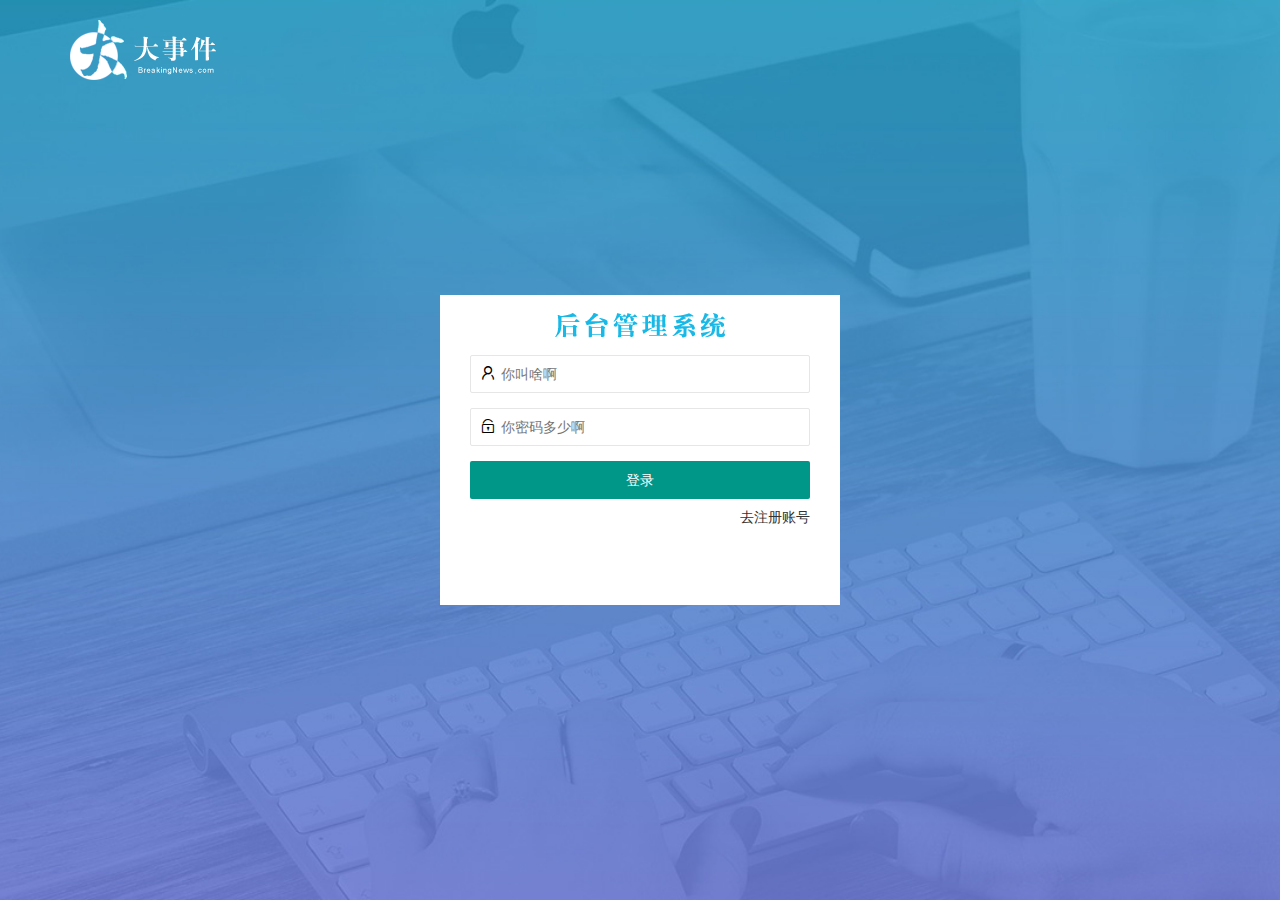
<file: login.html>
<!DOCTYPE html>
<html lang="en">

<head>
    <meta charset="UTF-8">
    <meta name="viewport" content="width=device-width, initial-scale=1.0">
    <title>Document</title>
    <link rel="stylesheet" href="./assets/lib/layui/css/layui.css">
    <link rel="stylesheet" href="./assets/css/login.css">

</head>

<body>
    <!-- 左上logo -->
    <div class="layui-main">
        <img src="./assets/images/logo.png" alt="">
    </div>
    <div class="LoginAndRegBox">
        <!-- title图标 -->
        <div class="title-box"></div>
        <!-- 登陆表单 -->
        <div class="login-box">
            <form class="layui-form" action="" id="form-login">
                <!-- 用户名 -->
                <div class="layui-form-item">
                    <i class="layui-icon layui-icon-username"></i>
                    <input type="text" name="username" required lay-verify="required" placeholder="你叫啥啊"
                        autocomplete="off" class="layui-input">
                </div>
                <!-- 密码框 -->
                <div class="layui-form-item">
                    <i class="layui-icon layui-icon-password"></i>
                    <input type="password" name="password" required lay-verify="required|pwd" placeholder="你密码多少啊"
                        autocomplete="off" class="layui-input">
                </div>
                <button class="layui-btn layui-btn-fluid" lay-submit lay-filter="formDemo">登录</button>
                <div class="layui-form-item links">
                    <a href="javascript:;" id="link-reg">去注册账号</a>
                </div>

            </form>
        </div>

        <!-- 注册表单 -->
        <div class="reg-box">
            <form class="layui-form" action="" id="form-reg">
                <!-- 用户名 -->
                <div class="layui-form-item">
                    <i class="layui-icon layui-icon-username"></i>
                    <input type="text" name="username" required lay-verify="required" placeholder="你叫啥啊"
                        autocomplete="off" class="layui-input">
                </div>
                <!-- 密码框 -->
                <div class="layui-form-item">
                    <i class="layui-icon layui-icon-password"></i>
                    <input type="password" name="password" required lay-verify="required|pwd" placeholder="你密码多少啊"
                        autocomplete="off" class="layui-input" id="reg-password">
                </div>
                <!-- 确认密码框 -->
                <div class="layui-form-item">
                    <i class="layui-icon layui-icon-password"></i>
                    <input type="password" name="repassword" required lay-verify="required|pwd|repwd"
                        placeholder="我再问一遍，你密码多少啊" autocomplete="off" class="layui-input" id="reg-repassword">
                </div>
                <button class="layui-btn layui-btn-fluid" lay-submit lay-filter="formDemo" id="btn-reg">注册</button>
                <div class="layui-form-item links">
                    <a href="javascript:;" id="link-login">已有帐号，立即登录</a>
                </div>
            </form>
        </div>
    </div>
    <script src="./assets/lib/layui/layui.all.js"></script>
    <script src="./assets/lib/jquery.js"></script>
    <script src="./assets/js/baseAPI.js"></script>
    <script src="./assets/js/login.js"></script>
</body>

</html>
</file>
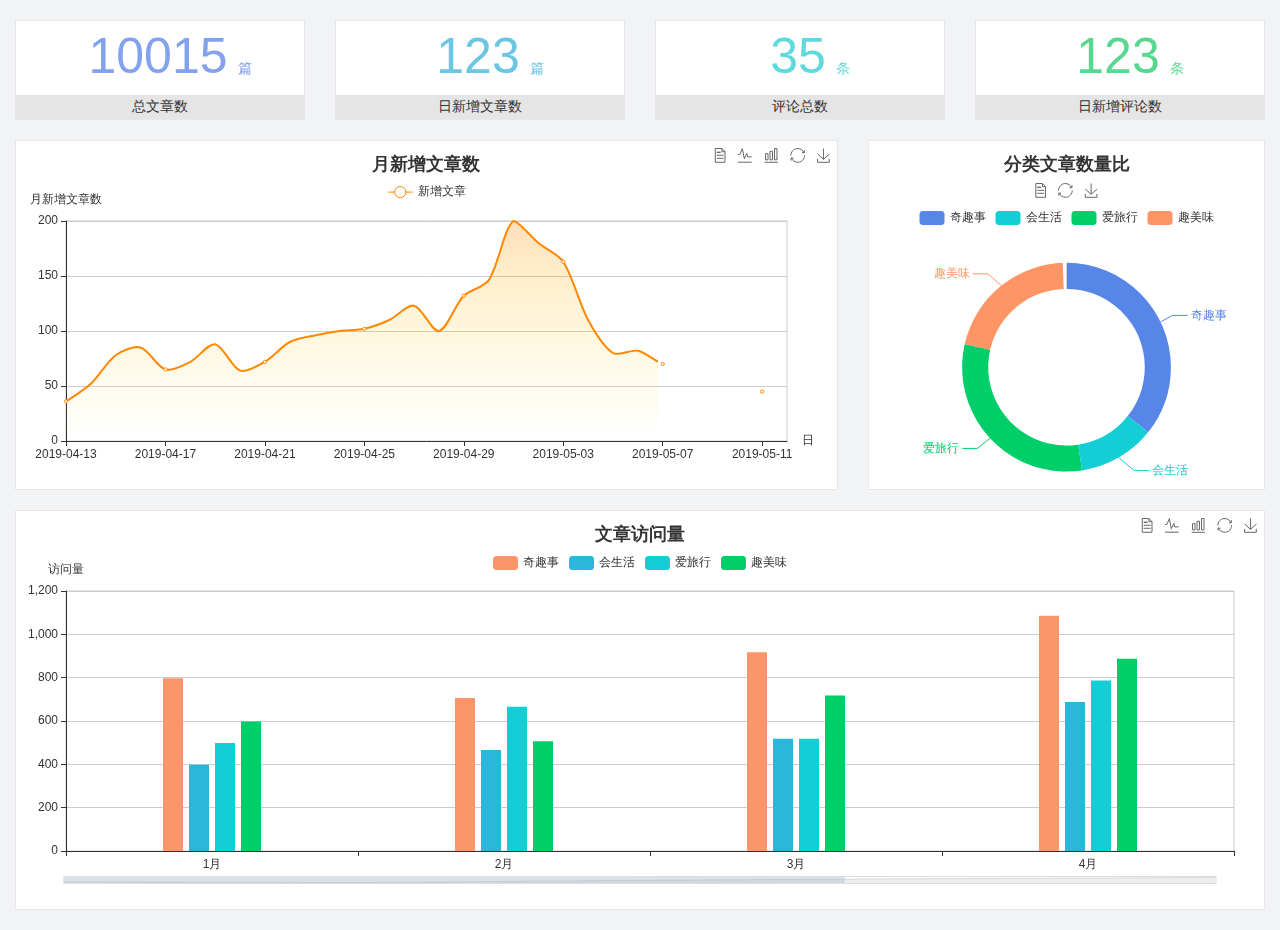
<file: home/dashboard.html>
<!DOCTYPE html>
<html lang="en">

<head>
  <meta charset="UTF-8">
  <meta name="viewport" content="width=device-width, initial-scale=1.0">
  <meta http-equiv="X-UA-Compatible" content="ie=edge">
  <title>图表统计</title>
  <link rel="stylesheet" href="../assets/lib/bootstrap.css" />
  <link rel="stylesheet" href="../assets/lib/main.css" />
  <script src="../assets/lib/jquery.js"></script>
  <script type="text/javascript" src="../assets/lib/echarts.min.js"></script>
</head>

<body>
  <div class="container-fluid">
    <div class="row spannel_list">
      <div class="col-sm-3 col-xs-6">
        <div class="spannel">
          <em>10015</em><span>篇</span>
          <b>总文章数</b>
        </div>
      </div>
      <div class="col-sm-3 col-xs-6">
        <div class="spannel scolor01">
          <em>123</em><span>篇</span>
          <b>日新增文章数</b>
        </div>
      </div>
      <div class="col-sm-3 col-xs-6">
        <div class="spannel scolor02">
          <em>35</em><span>条</span>
          <b>评论总数</b>
        </div>
      </div>
      <div class="col-sm-3 col-xs-6">
        <div class="spannel scolor03">
          <em>123</em><span>条</span>
          <b>日新增评论数</b>
        </div>
      </div>
    </div>
  </div>

  <div class="container-fluid">
    <div class="row curve-pie">
      <div class="col-lg-8 col-md-8">
        <div class="gragh_pannel" id="curve_show"></div>
      </div>
      <div class="col-lg-4 col-md-4">
        <div class="gragh_pannel" id="pie_show"></div>
      </div>
    </div>
  </div>

  <div class="container-fluid">
    <div class="column_pannel" id="column_show"></div>
  </div>

  <script>
    var oChart = echarts.init(document.getElementById('curve_show'));
    var aList_all = [
      { 'count': 36, 'date': '2019-04-13' },
      { 'count': 52, 'date': '2019-04-14' },
      { 'count': 78, 'date': '2019-04-15' },
      { 'count': 85, 'date': '2019-04-16' },
      { 'count': 65, 'date': '2019-04-17' },
      { 'count': 72, 'date': '2019-04-18' },
      { 'count': 88, 'date': '2019-04-19' },
      { 'count': 64, 'date': '2019-04-20' },
      { 'count': 72, 'date': '2019-04-21' },
      { 'count': 90, 'date': '2019-04-22' },
      { 'count': 96, 'date': '2019-04-23' },
      { 'count': 100, 'date': '2019-04-24' },
      { 'count': 102, 'date': '2019-04-25' },
      { 'count': 110, 'date': '2019-04-26' },
      { 'count': 123, 'date': '2019-04-27' },
      { 'count': 100, 'date': '2019-04-28' },
      { 'count': 132, 'date': '2019-04-29' },
      { 'count': 146, 'date': '2019-04-30' },
      { 'count': 200, 'date': '2019-05-01' },
      { 'count': 180, 'date': '2019-05-02' },
      { 'count': 163, 'date': '2019-05-03' },
      { 'count': 110, 'date': '2019-05-04' },
      { 'count': 80, 'date': '2019-05-05' },
      { 'count': 82, 'date': '2019-05-06' },
      { 'count': 70, 'date': '2019-05-07' },
      { 'count': 65, 'date': '2019-05-08' },
      { 'count': 54, 'date': '2019-05-09' },
      { 'count': 40, 'date': '2019-05-10' },
      { 'count': 45, 'date': '2019-05-11' },
      { 'count': 38, 'date': '2019-05-12' },
    ];

    let aCount = [];
    let aDate = [];

    for (var i = 0; i < aList_all.length; i++) {
      aCount.push(aList_all[i].count);
      aDate.push(aList_all[i].date);
    }

    var chartopt = {
      title: {
        text: '月新增文章数',
        left: 'center',
        top: '10'
      },
      tooltip: {
        trigger: 'axis'
      },
      legend: {
        data: ['新增文章'],
        top: '40'
      },
      toolbox: {
        show: true,
        feature: {
          mark: { show: true },
          dataView: { show: true, readOnly: false },
          magicType: { show: true, type: ['line', 'bar'] },
          restore: { show: true },
          saveAsImage: { show: true }
        }
      },
      calculable: true,
      xAxis: [
        {
          name: '日',
          type: 'category',
          boundaryGap: false,
          data: aDate
        }
      ],
      yAxis: [
        {
          name: '月新增文章数',
          type: 'value'
        }
      ],
      series: [
        {
          name: '新增文章',
          type: 'line',
          smooth: true,
          itemStyle: { normal: { areaStyle: { type: 'default' }, color: '#f80' }, lineStyle: { color: '#f80' } },
          data: aCount
        }],
      areaStyle: {
        normal: {
          color: new echarts.graphic.LinearGradient(0, 0, 0, 1, [{
            offset: 0,
            color: 'rgba(255,136,0,0.39)'
          }, {
            offset: .34,
            color: 'rgba(255,180,0,0.25)'
          }, {
            offset: 1,
            color: 'rgba(255,222,0,0.00)'
          }])

        }
      },
      grid: {
        show: true,
        x: 50,
        x2: 50,
        y: 80,
        height: 220
      }
    };

    oChart.setOption(chartopt);


    var oPie = echarts.init(document.getElementById('pie_show'));
    var oPieopt =
    {
      title: {
        top: 10,
        text: '分类文章数量比',
        x: 'center'
      },
      tooltip: {
        trigger: 'item',
        formatter: "{a} <br/>{b} : {c} ({d}%)"
      },
      color: ['#5885e8', '#13cfd5', '#00ce68', '#ff9565'],
      legend: {
        x: 'center',
        top: 65,
        data: ['奇趣事', '会生活', '爱旅行', '趣美味']
      },
      toolbox: {
        show: true,
        x: 'center',
        top: 35,
        feature: {
          mark: { show: true },
          dataView: { show: true, readOnly: false },
          magicType: {
            show: true,
            type: ['pie', 'funnel'],
            option: {
              funnel: {
                x: '25%',
                width: '50%',
                funnelAlign: 'left',
                max: 1548
              }
            }
          },
          restore: { show: true },
          saveAsImage: { show: true }
        }
      },
      calculable: true,
      series: [
        {
          name: '访问来源',
          type: 'pie',
          radius: ['45%', '60%'],
          center: ['50%', '65%'],
          data: [
            { value: 300, name: '奇趣事' },
            { value: 100, name: '会生活' },
            { value: 260, name: '爱旅行' },
            { value: 180, name: '趣美味' }
          ]
        }
      ]
    };
    oPie.setOption(oPieopt);



    var oColumn = this.echarts.init(document.getElementById('column_show'));
    var oColumnopt =
    {
      title: {
        text: '文章访问量',
        left: 'center',
        top: '10'
      },
      tooltip: {
        trigger: 'axis'
      },
      legend: {
        data: ['奇趣事', '会生活', '爱旅行', '趣美味'],
        top: '40'
      },
      toolbox: {
        show: true,
        feature: {
          mark: { show: true },
          dataView: { show: true, readOnly: false },
          magicType: { show: true, type: ['line', 'bar'] },
          restore: { show: true },
          saveAsImage: { show: true }
        }
      },
      calculable: true,
      xAxis: [
        {
          type: 'category',
          data: ['1月', '2月', '3月', '4月', '5月']
        }
      ],
      yAxis: [
        {
          name: '访问量',
          type: 'value'
        }
      ],
      series: [
        {
          name: '奇趣事',
          type: 'bar',
          barWidth: 20,
          itemStyle: {
            normal: { areaStyle: { type: 'default' }, color: '#fd956a' }
          },
          data: [800, 708, 920, 1090, 1200]
        },
        {
          name: '会生活',
          type: 'bar',
          barWidth: 20,
          itemStyle: {
            normal: { areaStyle: { type: 'default' }, color: '#2bb6db' }
          },
          data: [400, 468, 520, 690, 800]
        },
        {
          name: '爱旅行',
          type: 'bar',
          barWidth: 20,
          itemStyle: {
            normal: { areaStyle: { type: 'default' }, color: '#13cfd5' }
          },
          data: [500, 668, 520, 790, 900]
        },
        {
          name: '趣美味',
          type: 'bar',
          barWidth: 20,
          itemStyle: {
            normal: { areaStyle: { type: 'default' }, color: '#00ce68' }
          },
          data: [600, 508, 720, 890, 1000]
        }
      ],
      grid: {
        show: true,
        x: 50,
        x2: 30,
        y: 80,
        height: 260
      },
      dataZoom: [//给x轴设置滚动条
        {
          start: 0,//默认为0
          end: 100 - 1000 / 31,//默认为100
          type: 'slider',
          show: true,
          xAxisIndex: [0],
          handleSize: 0,//滑动条的 左右2个滑动条的大小
          height: 8,//组件高度
          left: 45, //左边的距离
          right: 50,//右边的距离
          bottom: 26,//右边的距离
          handleColor: '#ddd',//h滑动图标的颜色
          handleStyle: {
            borderColor: "#cacaca",
            borderWidth: "1",
            shadowBlur: 2,
            background: "#ddd",
            shadowColor: "#ddd",
          }
        }]
    };
    oColumn.setOption(oColumnopt);
  </script>
</body>

</html>
</file>
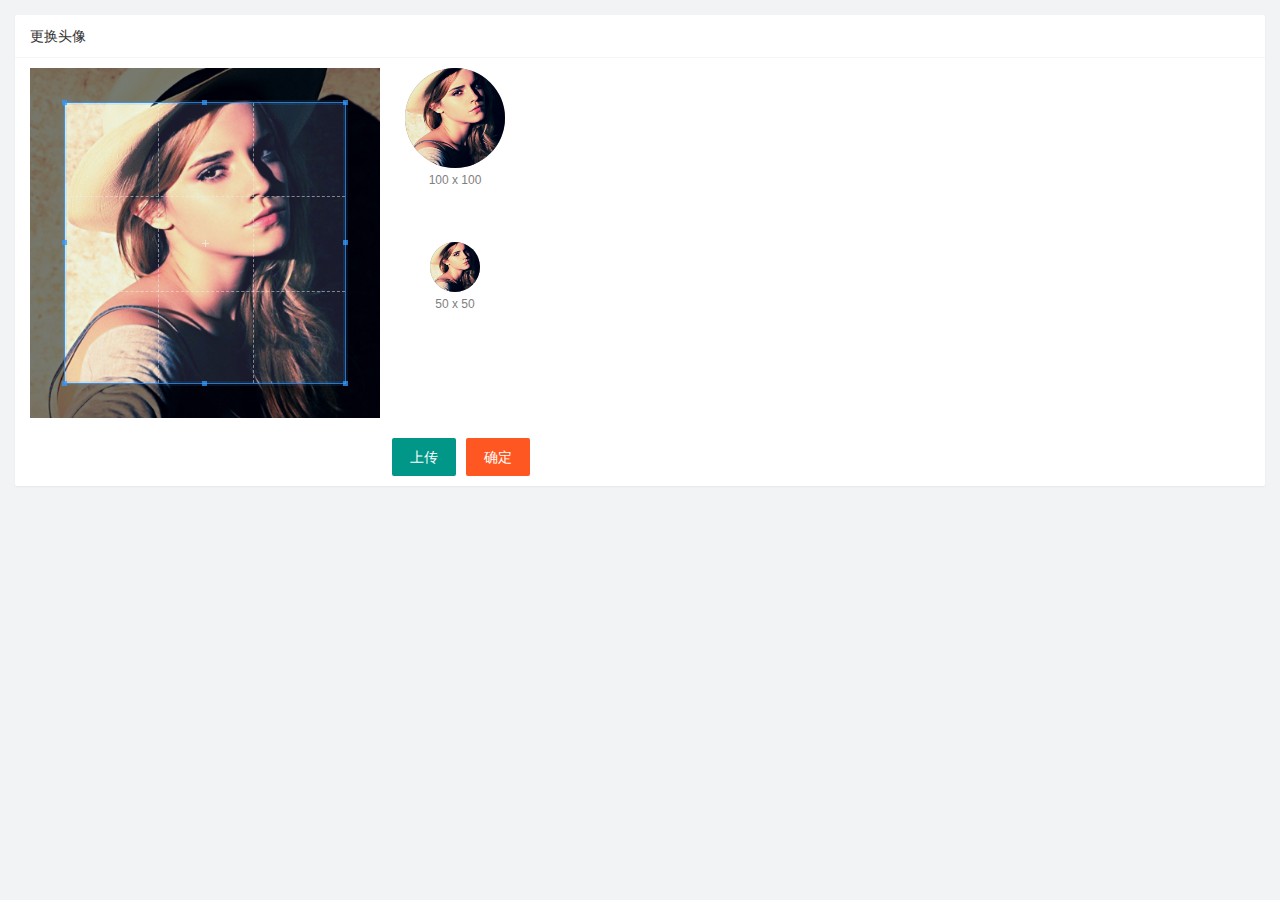
<file: user/user_avatar.html>
<!DOCTYPE html>
<html lang="en">

<head>
  <meta charset="UTF-8" />
  <meta name="viewport" content="width=device-width, initial-scale=1.0" />
  <title>Document</title>
  <link rel="stylesheet" href="../assets/lib/layui/css/layui.css" />
  <!-- 导入图片裁剪的样式库 -->
  <link rel="stylesheet" href="../assets/lib/cropper/cropper.css" />
  <link rel="stylesheet" href="../assets/css/user/user_avatar.css" />
</head>

<body>
  <!-- 卡片区域 -->
  <div class="layui-card">
    <div class="layui-card-header">更换头像</div>
    <div class="layui-card-body">
      <!-- 第一行的图片裁剪和预览区域 -->
      <div class="row1">
        <!-- 图片裁剪区域 -->
        <div class="cropper-box">
          <!-- 这个 img 标签很重要，将来会把它初始化为裁剪区域 -->
          <img id="image" src="../assets/images/sample.jpg" />
        </div>
        <!-- 图片的预览区域 -->
        <div class="preview-box">
          <div>
            <!-- 宽高为 100px 的预览区域 -->
            <div class="img-preview w100"></div>
            <p class="size">100 x 100</p>
          </div>
          <div>
            <!-- 宽高为 50px 的预览区域 -->
            <div class="img-preview w50"></div>
            <p class="size">50 x 50</p>
          </div>
        </div>
      </div>

      <!-- 第二行的按钮区域 -->
      <div class="row2">
        <!-- 通过 accept 属性，可以指定，允许用户选择什么类型的文件 -->
        <input type="file" id="file" accept="image/png,image/jpeg" hidden />
        <button type="button" class="layui-btn" id="btnChooseImage">上传</button>
        <button type="button" class="layui-btn layui-btn-danger" id="btnUpload">确定</button>
      </div>
    </div>
  </div>

  <script src="../assets/lib/layui/layui.all.js"></script>
  <script src="../assets/lib/jquery.js"></script>
  <script src="../assets/lib/cropper/Cropper.js"></script>
  <script src="../assets/lib/cropper/jquery-cropper.js"></script>
  <script src="../assets/js/baseAPI.js"></script>
  <script src="../assets/js/user/user_avatar.js"></script>
</body>

</html>
</file>
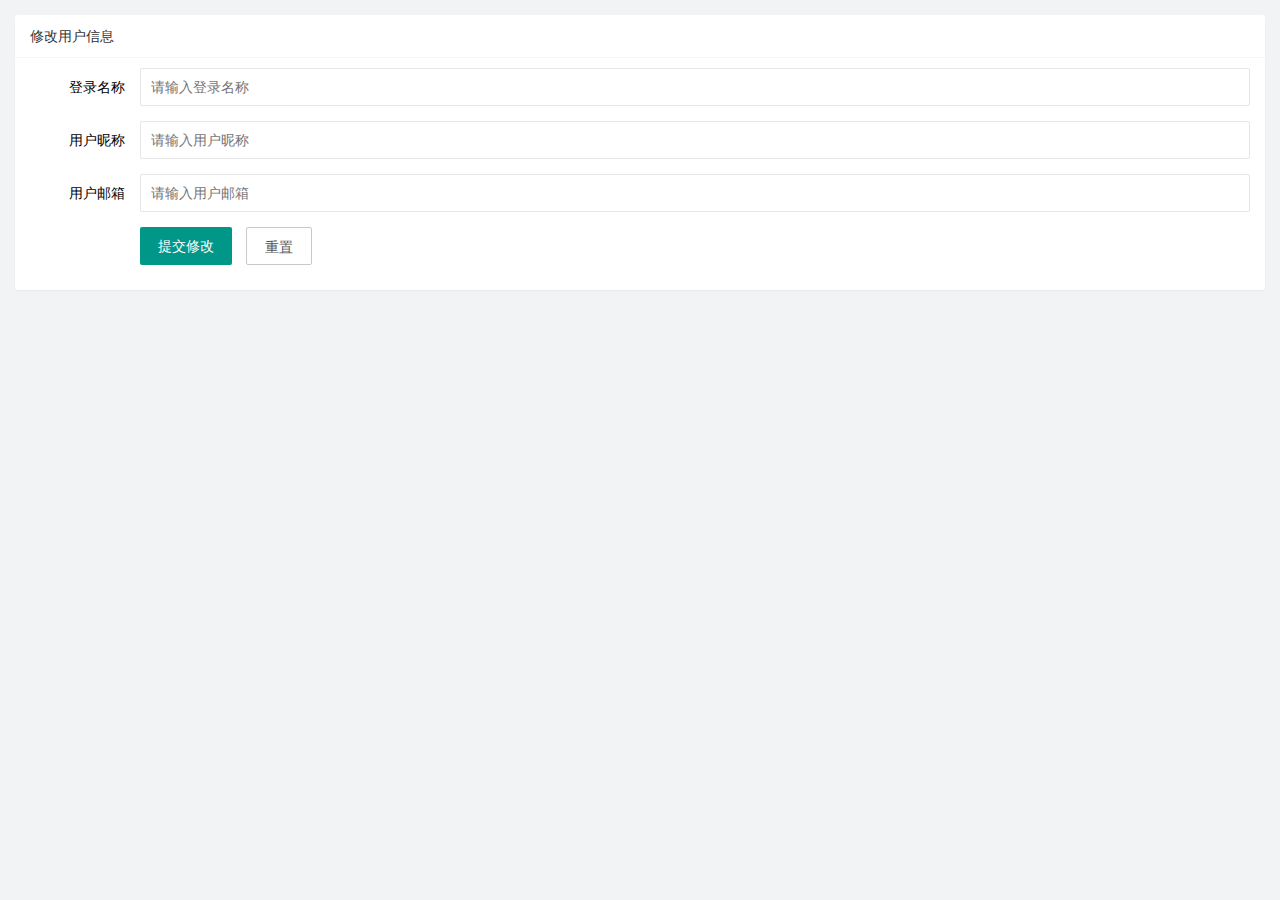
<file: user/user_info.html>
<!DOCTYPE html>
<html lang="en">

<head>
  <meta charset="UTF-8" />
  <meta name="viewport" content="width=device-width, initial-scale=1.0" />
  <title>Document</title>
  <!-- 导入 layui 的样式 -->
  <link rel="stylesheet" href="../assets/lib/layui/css/layui.css" />
  <!-- 导入自己的样式 -->
  <link rel="stylesheet" href="../assets/css/user/user_info.css" />
</head>

<body>
  <!-- 卡片区域 -->
  <div class="layui-card">
    <div class="layui-card-header">修改用户信息</div>
    <div class="layui-card-body">
      <!-- form 表单区域 -->
      <form class="layui-form" lay-filter="formUserInfo" action="">
        <!-- 这是隐藏域 -->
        <input type="hidden" name="id" value="" />
        <div class="layui-form-item">
          <label class="layui-form-label">登录名称</label>
          <div class="layui-input-block">
            <input type="text" name="username" required lay-verify="required" placeholder="请输入登录名称" autocomplete="off"
              class="layui-input" readonly />
          </div>
        </div>
        <div class="layui-form-item">
          <label class="layui-form-label">用户昵称</label>
          <div class="layui-input-block">
            <input type="text" name="nickname" required lay-verify="required|nickname" placeholder="请输入用户昵称"
              autocomplete="off" class="layui-input" />
          </div>
        </div>
        <div class="layui-form-item">
          <label class="layui-form-label">用户邮箱</label>
          <div class="layui-input-block">
            <input type="text" name="email" required lay-verify="required|email" placeholder="请输入用户邮箱"
              autocomplete="off" class="layui-input" />
          </div>
        </div>
        <div class="layui-form-item">
          <div class="layui-input-block">
            <button class="layui-btn" lay-submit lay-filter="formDemo">提交修改</button>
            <button id="btnReset" type="reset" class="layui-btn layui-btn-primary">重置</button>
          </div>
        </div>
      </form>
    </div>
  </div>

  <!-- 导入 layui 的 js -->
  <script src="../assets/lib/layui/layui.all.js"></script>
  <!-- 导入 jquery -->
  <script src="../assets/lib/jquery.js"></script>
  <script src="../assets/js/baseAPI.js"></script>
  <!-- 导入自己的 js -->
  <script src="../assets/js/user/user_info.js"></script>
</body>

</html>
</file>
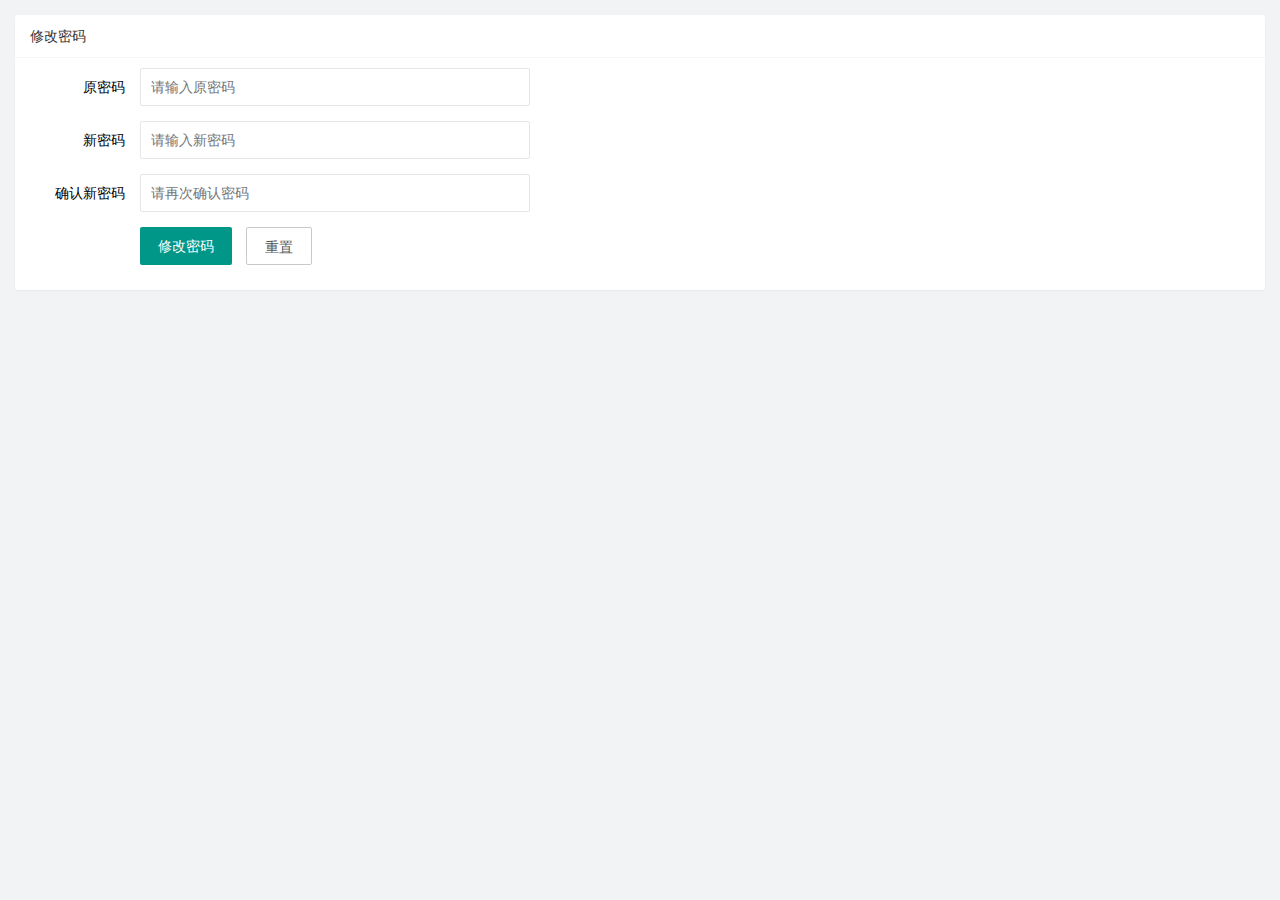
<file: user/user_pwd.html>
<!DOCTYPE html>
<html lang="en">

<head>
  <meta charset="UTF-8" />
  <meta name="viewport" content="width=device-width, initial-scale=1.0" />
  <title>Document</title>
  <link rel="stylesheet" href="../assets/lib/layui/css/layui.css" />
  <link rel="stylesheet" href="../assets/css/user/user_pwd.css" />
</head>

<body>
  <!-- 卡片区域 -->
  <div class="layui-card">
    <div class="layui-card-header">修改密码</div>
    <div class="layui-card-body">
      <form class="layui-form">
        <div class="layui-form-item">
          <label class="layui-form-label">原密码</label>
          <div class="layui-input-block">
            <input type="password" name="oldPwd" required lay-verify="required" placeholder="请输入原密码" autocomplete="off"
              class="layui-input" />
          </div>
        </div>
        <div class="layui-form-item">
          <label class="layui-form-label">新密码</label>
          <div class="layui-input-block">
            <input type="password" name="newPwd" required lay-verify="required|pwd|samePwd" placeholder="请输入新密码"
              autocomplete="off" class="layui-input" />
          </div>
        </div>
        <div class="layui-form-item">
          <label class="layui-form-label">确认新密码</label>
          <div class="layui-input-block">
            <input type="password" name="rePwd" required lay-verify="required|pwd|rePwd" placeholder="请再次确认密码"
              autocomplete="off" class="layui-input" />
          </div>
        </div>
        <div class="layui-form-item">
          <div class="layui-input-block">
            <button class="layui-btn" lay-submit lay-filter="formDemo">修改密码</button>
            <button type="reset" class="layui-btn layui-btn-primary">重置</button>
          </div>
        </div>
      </form>
    </div>
  </div>

  <!-- 导入 layui 的 js -->
  <script src="../assets/lib/layui/layui.all.js"></script>
  <!-- 导入 jquery -->
  <script src="../assets/lib/jquery.js"></script>
  <script src="../assets/js/baseAPI.js"></script>
  <!-- 导入自己的 js -->
  <script src="../assets/js/user/user_pwd.js"></script>
</body>

</html>
</file>
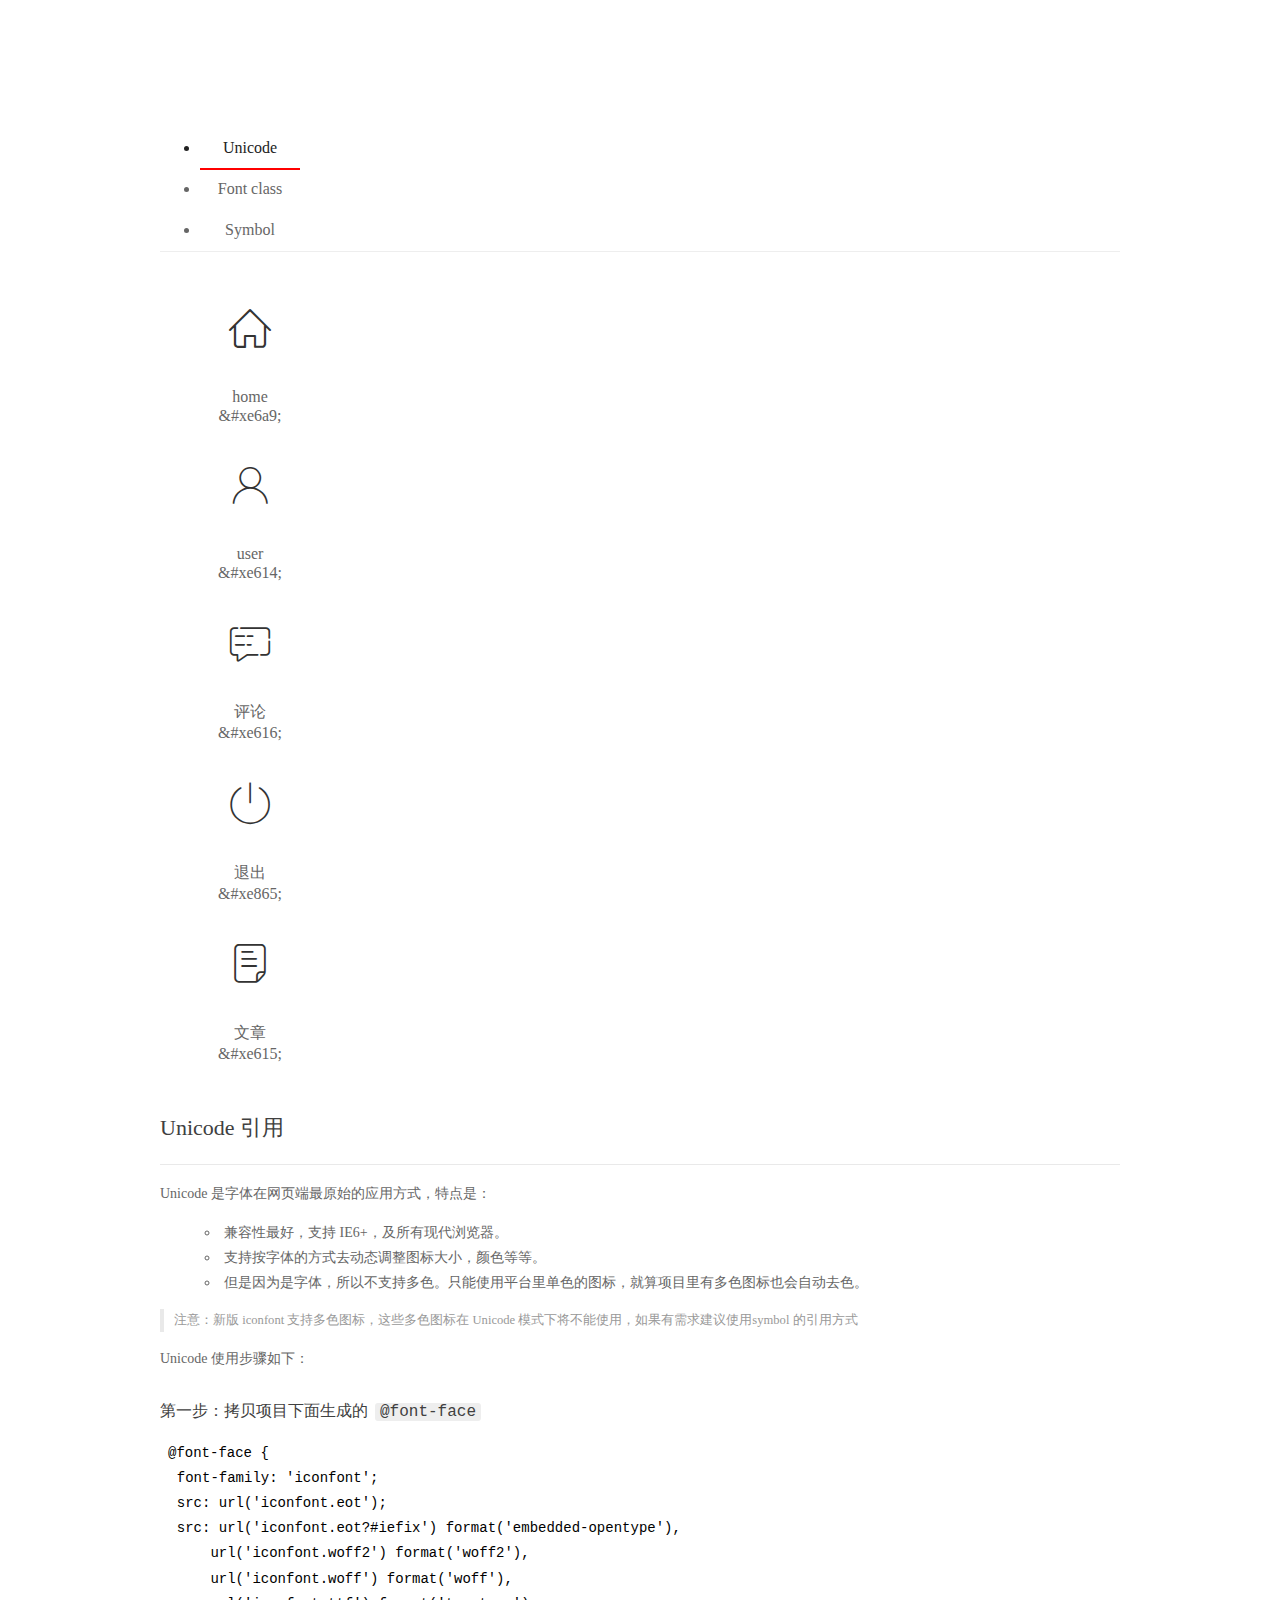
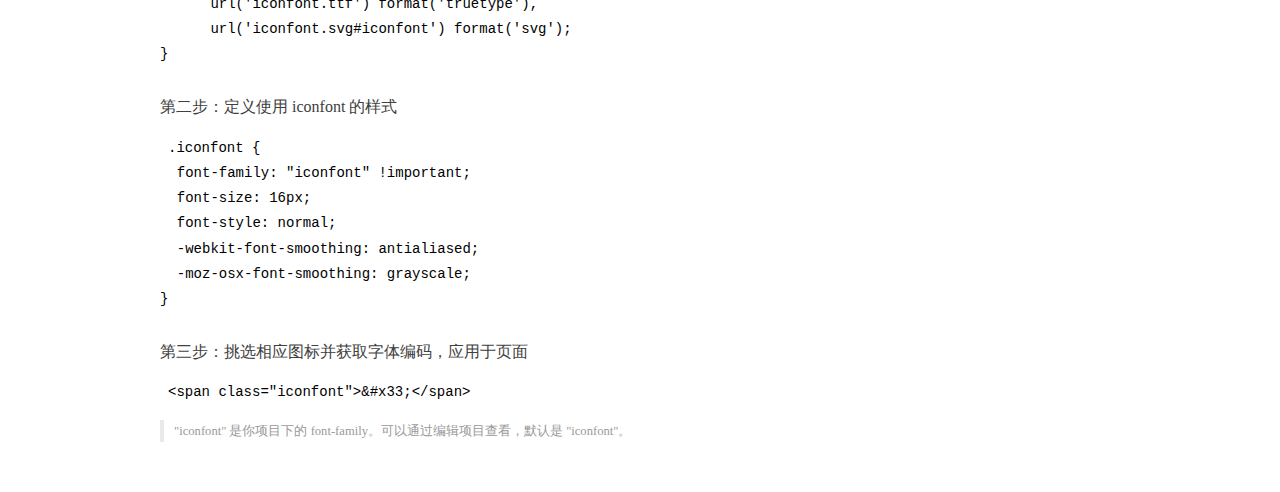
<file: assets/fonts/demo_index.html>
<!DOCTYPE html>
<html>
<head>
  <meta charset="utf-8"/>
  <title>IconFont Demo</title>
  <link rel="shortcut icon" href="https://gtms04.alicdn.com/tps/i4/TB1_oz6GVXXXXaFXpXXJDFnIXXX-64-64.ico" type="image/x-icon"/>
  <link rel="stylesheet" href="https://g.alicdn.com/thx/cube/1.3.2/cube.min.css">
  <link rel="stylesheet" href="demo.css">
  <link rel="stylesheet" href="iconfont.css">
  <script src="iconfont.js"></script>
  <!-- jQuery -->
  <script src="https://a1.alicdn.com/oss/uploads/2018/12/26/7bfddb60-08e8-11e9-9b04-53e73bb6408b.js"></script>
  <!-- 代码高亮 -->
  <script src="https://a1.alicdn.com/oss/uploads/2018/12/26/a3f714d0-08e6-11e9-8a15-ebf944d7534c.js"></script>
</head>
<body>
  <div class="main">
    <h1 class="logo"><a href="https://www.iconfont.cn/" title="iconfont 首页" target="_blank">&#xe86b;</a></h1>
    <div class="nav-tabs">
      <ul id="tabs" class="dib-box">
        <li class="dib active"><span>Unicode</span></li>
        <li class="dib"><span>Font class</span></li>
        <li class="dib"><span>Symbol</span></li>
      </ul>
      
    </div>
    <div class="tab-container">
      <div class="content unicode" style="display: block;">
          <ul class="icon_lists dib-box">
          
            <li class="dib">
              <span class="icon iconfont">&#xe6a9;</span>
                <div class="name">home</div>
                <div class="code-name">&amp;#xe6a9;</div>
              </li>
          
            <li class="dib">
              <span class="icon iconfont">&#xe614;</span>
                <div class="name">user</div>
                <div class="code-name">&amp;#xe614;</div>
              </li>
          
            <li class="dib">
              <span class="icon iconfont">&#xe616;</span>
                <div class="name">评论</div>
                <div class="code-name">&amp;#xe616;</div>
              </li>
          
            <li class="dib">
              <span class="icon iconfont">&#xe865;</span>
                <div class="name">退出</div>
                <div class="code-name">&amp;#xe865;</div>
              </li>
          
            <li class="dib">
              <span class="icon iconfont">&#xe615;</span>
                <div class="name">文章</div>
                <div class="code-name">&amp;#xe615;</div>
              </li>
          
          </ul>
          <div class="article markdown">
          <h2 id="unicode-">Unicode 引用</h2>
          <hr>

          <p>Unicode 是字体在网页端最原始的应用方式，特点是：</p>
          <ul>
            <li>兼容性最好，支持 IE6+，及所有现代浏览器。</li>
            <li>支持按字体的方式去动态调整图标大小，颜色等等。</li>
            <li>但是因为是字体，所以不支持多色。只能使用平台里单色的图标，就算项目里有多色图标也会自动去色。</li>
          </ul>
          <blockquote>
            <p>注意：新版 iconfont 支持多色图标，这些多色图标在 Unicode 模式下将不能使用，如果有需求建议使用symbol 的引用方式</p>
          </blockquote>
          <p>Unicode 使用步骤如下：</p>
          <h3 id="-font-face">第一步：拷贝项目下面生成的 <code>@font-face</code></h3>
<pre><code class="language-css"
>@font-face {
  font-family: 'iconfont';
  src: url('iconfont.eot');
  src: url('iconfont.eot?#iefix') format('embedded-opentype'),
      url('iconfont.woff2') format('woff2'),
      url('iconfont.woff') format('woff'),
      url('iconfont.ttf') format('truetype'),
      url('iconfont.svg#iconfont') format('svg');
}
</code></pre>
          <h3 id="-iconfont-">第二步：定义使用 iconfont 的样式</h3>
<pre><code class="language-css"
>.iconfont {
  font-family: "iconfont" !important;
  font-size: 16px;
  font-style: normal;
  -webkit-font-smoothing: antialiased;
  -moz-osx-font-smoothing: grayscale;
}
</code></pre>
          <h3 id="-">第三步：挑选相应图标并获取字体编码，应用于页面</h3>
<pre>
<code class="language-html"
>&lt;span class="iconfont"&gt;&amp;#x33;&lt;/span&gt;
</code></pre>
          <blockquote>
            <p>"iconfont" 是你项目下的 font-family。可以通过编辑项目查看，默认是 "iconfont"。</p>
          </blockquote>
          </div>
      </div>
      <div class="content font-class">
        <ul class="icon_lists dib-box">
          
          <li class="dib">
            <span class="icon iconfont icon-home"></span>
            <div class="name">
              home
            </div>
            <div class="code-name">.icon-home
            </div>
          </li>
          
          <li class="dib">
            <span class="icon iconfont icon-user"></span>
            <div class="name">
              user
            </div>
            <div class="code-name">.icon-user
            </div>
          </li>
          
          <li class="dib">
            <span class="icon iconfont icon-pinglun"></span>
            <div class="name">
              评论
            </div>
            <div class="code-name">.icon-pinglun
            </div>
          </li>
          
          <li class="dib">
            <span class="icon iconfont icon-tuichu"></span>
            <div class="name">
              退出
            </div>
            <div class="code-name">.icon-tuichu
            </div>
          </li>
          
          <li class="dib">
            <span class="icon iconfont icon-16"></span>
            <div class="name">
              文章
            </div>
            <div class="code-name">.icon-16
            </div>
          </li>
          
        </ul>
        <div class="article markdown">
        <h2 id="font-class-">font-class 引用</h2>
        <hr>

        <p>font-class 是 Unicode 使用方式的一种变种，主要是解决 Unicode 书写不直观，语意不明确的问题。</p>
        <p>与 Unicode 使用方式相比，具有如下特点：</p>
        <ul>
          <li>兼容性良好，支持 IE8+，及所有现代浏览器。</li>
          <li>相比于 Unicode 语意明确，书写更直观。可以很容易分辨这个 icon 是什么。</li>
          <li>因为使用 class 来定义图标，所以当要替换图标时，只需要修改 class 里面的 Unicode 引用。</li>
          <li>不过因为本质上还是使用的字体，所以多色图标还是不支持的。</li>
        </ul>
        <p>使用步骤如下：</p>
        <h3 id="-fontclass-">第一步：引入项目下面生成的 fontclass 代码：</h3>
<pre><code class="language-html">&lt;link rel="stylesheet" href="./iconfont.css"&gt;
</code></pre>
        <h3 id="-">第二步：挑选相应图标并获取类名，应用于页面：</h3>
<pre><code class="language-html">&lt;span class="iconfont icon-xxx"&gt;&lt;/span&gt;
</code></pre>
        <blockquote>
          <p>"
            iconfont" 是你项目下的 font-family。可以通过编辑项目查看，默认是 "iconfont"。</p>
        </blockquote>
      </div>
      </div>
      <div class="content symbol">
          <ul class="icon_lists dib-box">
          
            <li class="dib">
                <svg class="icon svg-icon" aria-hidden="true">
                  <use xlink:href="#icon-home"></use>
                </svg>
                <div class="name">home</div>
                <div class="code-name">#icon-home</div>
            </li>
          
            <li class="dib">
                <svg class="icon svg-icon" aria-hidden="true">
                  <use xlink:href="#icon-user"></use>
                </svg>
                <div class="name">user</div>
                <div class="code-name">#icon-user</div>
            </li>
          
            <li class="dib">
                <svg class="icon svg-icon" aria-hidden="true">
                  <use xlink:href="#icon-pinglun"></use>
                </svg>
                <div class="name">评论</div>
                <div class="code-name">#icon-pinglun</div>
            </li>
          
            <li class="dib">
                <svg class="icon svg-icon" aria-hidden="true">
                  <use xlink:href="#icon-tuichu"></use>
                </svg>
                <div class="name">退出</div>
                <div class="code-name">#icon-tuichu</div>
            </li>
          
            <li class="dib">
                <svg class="icon svg-icon" aria-hidden="true">
                  <use xlink:href="#icon-16"></use>
                </svg>
                <div class="name">文章</div>
                <div class="code-name">#icon-16</div>
            </li>
          
          </ul>
          <div class="article markdown">
          <h2 id="symbol-">Symbol 引用</h2>
          <hr>

          <p>这是一种全新的使用方式，应该说这才是未来的主流，也是平台目前推荐的用法。相关介绍可以参考这篇<a href="">文章</a>
            这种用法其实是做了一个 SVG 的集合，与另外两种相比具有如下特点：</p>
          <ul>
            <li>支持多色图标了，不再受单色限制。</li>
            <li>通过一些技巧，支持像字体那样，通过 <code>font-size</code>, <code>color</code> 来调整样式。</li>
            <li>兼容性较差，支持 IE9+，及现代浏览器。</li>
            <li>浏览器渲染 SVG 的性能一般，还不如 png。</li>
          </ul>
          <p>使用步骤如下：</p>
          <h3 id="-symbol-">第一步：引入项目下面生成的 symbol 代码：</h3>
<pre><code class="language-html">&lt;script src="./iconfont.js"&gt;&lt;/script&gt;
</code></pre>
          <h3 id="-css-">第二步：加入通用 CSS 代码（引入一次就行）：</h3>
<pre><code class="language-html">&lt;style&gt;
.icon {
  width: 1em;
  height: 1em;
  vertical-align: -0.15em;
  fill: currentColor;
  overflow: hidden;
}
&lt;/style&gt;
</code></pre>
          <h3 id="-">第三步：挑选相应图标并获取类名，应用于页面：</h3>
<pre><code class="language-html">&lt;svg class="icon" aria-hidden="true"&gt;
  &lt;use xlink:href="#icon-xxx"&gt;&lt;/use&gt;
&lt;/svg&gt;
</code></pre>
          </div>
      </div>

    </div>
  </div>
  <script>
  $(document).ready(function () {
      $('.tab-container .content:first').show()

      $('#tabs li').click(function (e) {
        var tabContent = $('.tab-container .content')
        var index = $(this).index()

        if ($(this).hasClass('active')) {
          return
        } else {
          $('#tabs li').removeClass('active')
          $(this).addClass('active')

          tabContent.hide().eq(index).fadeIn()
        }
      })
    })
  </script>
</body>
</html>
</file>
<file: assets/lib/layui/css/layui.css>
/** layui-v2.5.5 MIT License By https://www.layui.com */
 .layui-inline,img{display:inline-block;vertical-align:middle}h1,h2,h3,h4,h5,h6{font-weight:400}.layui-edge,.layui-header,.layui-inline,.layui-main{position:relative}.layui-body,.layui-edge,.layui-elip{overflow:hidden}.layui-btn,.layui-edge,.layui-inline,img{vertical-align:middle}.layui-btn,.layui-disabled,.layui-icon,.layui-unselect{-moz-user-select:none;-webkit-user-select:none;-ms-user-select:none}.layui-elip,.layui-form-checkbox span,.layui-form-pane .layui-form-label{text-overflow:ellipsis;white-space:nowrap}.layui-breadcrumb,.layui-tree-btnGroup{visibility:hidden}blockquote,body,button,dd,div,dl,dt,form,h1,h2,h3,h4,h5,h6,input,li,ol,p,pre,td,textarea,th,ul{margin:0;padding:0;-webkit-tap-highlight-color:rgba(0,0,0,0)}a:active,a:hover{outline:0}img{border:none}li{list-style:none}table{border-collapse:collapse;border-spacing:0}h4,h5,h6{font-size:100%}button,input,optgroup,option,select,textarea{font-family:inherit;font-size:inherit;font-style:inherit;font-weight:inherit;outline:0}pre{white-space:pre-wrap;white-space:-moz-pre-wrap;white-space:-pre-wrap;white-space:-o-pre-wrap;word-wrap:break-word}body{line-height:24px;font:14px Helvetica Neue,Helvetica,PingFang SC,Tahoma,Arial,sans-serif}hr{height:1px;margin:10px 0;border:0;clear:both}a{color:#333;text-decoration:none}a:hover{color:#777}a cite{font-style:normal;*cursor:pointer}.layui-border-box,.layui-border-box *{box-sizing:border-box}.layui-box,.layui-box *{box-sizing:content-box}.layui-clear{clear:both;*zoom:1}.layui-clear:after{content:'\20';clear:both;*zoom:1;display:block;height:0}.layui-inline{*display:inline;*zoom:1}.layui-edge{display:inline-block;width:0;height:0;border-width:6px;border-style:dashed;border-color:transparent}.layui-edge-top{top:-4px;border-bottom-color:#999;border-bottom-style:solid}.layui-edge-right{border-left-color:#999;border-left-style:solid}.layui-edge-bottom{top:2px;border-top-color:#999;border-top-style:solid}.layui-edge-left{border-right-color:#999;border-right-style:solid}.layui-disabled,.layui-disabled:hover{color:#d2d2d2!important;cursor:not-allowed!important}.layui-circle{border-radius:100%}.layui-show{display:block!important}.layui-hide{display:none!important}@font-face{font-family:layui-icon;src:url(../font/iconfont.eot?v=250);src:url(../font/iconfont.eot?v=250#iefix) format('embedded-opentype'),url(../font/iconfont.woff2?v=250) format('woff2'),url(../font/iconfont.woff?v=250) format('woff'),url(../font/iconfont.ttf?v=250) format('truetype'),url(../font/iconfont.svg?v=250#layui-icon) format('svg')}.layui-icon{font-family:layui-icon!important;font-size:16px;font-style:normal;-webkit-font-smoothing:antialiased;-moz-osx-font-smoothing:grayscale}.layui-icon-reply-fill:before{content:"\e611"}.layui-icon-set-fill:before{content:"\e614"}.layui-icon-menu-fill:before{content:"\e60f"}.layui-icon-search:before{content:"\e615"}.layui-icon-share:before{content:"\e641"}.layui-icon-set-sm:before{content:"\e620"}.layui-icon-engine:before{content:"\e628"}.layui-icon-close:before{content:"\1006"}.layui-icon-close-fill:before{content:"\1007"}.layui-icon-chart-screen:before{content:"\e629"}.layui-icon-star:before{content:"\e600"}.layui-icon-circle-dot:before{content:"\e617"}.layui-icon-chat:before{content:"\e606"}.layui-icon-release:before{content:"\e609"}.layui-icon-list:before{content:"\e60a"}.layui-icon-chart:before{content:"\e62c"}.layui-icon-ok-circle:before{content:"\1005"}.layui-icon-layim-theme:before{content:"\e61b"}.layui-icon-table:before{content:"\e62d"}.layui-icon-right:before{content:"\e602"}.layui-icon-left:before{content:"\e603"}.layui-icon-cart-simple:before{content:"\e698"}.layui-icon-face-cry:before{content:"\e69c"}.layui-icon-face-smile:before{content:"\e6af"}.layui-icon-survey:before{content:"\e6b2"}.layui-icon-tree:before{content:"\e62e"}.layui-icon-upload-circle:before{content:"\e62f"}.layui-icon-add-circle:before{content:"\e61f"}.layui-icon-download-circle:before{content:"\e601"}.layui-icon-templeate-1:before{content:"\e630"}.layui-icon-util:before{content:"\e631"}.layui-icon-face-surprised:before{content:"\e664"}.layui-icon-edit:before{content:"\e642"}.layui-icon-speaker:before{content:"\e645"}.layui-icon-down:before{content:"\e61a"}.layui-icon-file:before{content:"\e621"}.layui-icon-layouts:before{content:"\e632"}.layui-icon-rate-half:before{content:"\e6c9"}.layui-icon-add-circle-fine:before{content:"\e608"}.layui-icon-prev-circle:before{content:"\e633"}.layui-icon-read:before{content:"\e705"}.layui-icon-404:before{content:"\e61c"}.layui-icon-carousel:before{content:"\e634"}.layui-icon-help:before{content:"\e607"}.layui-icon-code-circle:before{content:"\e635"}.layui-icon-water:before{content:"\e636"}.layui-icon-username:before{content:"\e66f"}.layui-icon-find-fill:before{content:"\e670"}.layui-icon-about:before{content:"\e60b"}.layui-icon-location:before{content:"\e715"}.layui-icon-up:before{content:"\e619"}.layui-icon-pause:before{content:"\e651"}.layui-icon-date:before{content:"\e637"}.layui-icon-layim-uploadfile:before{content:"\e61d"}.layui-icon-delete:before{content:"\e640"}.layui-icon-play:before{content:"\e652"}.layui-icon-top:before{content:"\e604"}.layui-icon-friends:before{content:"\e612"}.layui-icon-refresh-3:before{content:"\e9aa"}.layui-icon-ok:before{content:"\e605"}.layui-icon-layer:before{content:"\e638"}.layui-icon-face-smile-fine:before{content:"\e60c"}.layui-icon-dollar:before{content:"\e659"}.layui-icon-group:before{content:"\e613"}.layui-icon-layim-download:before{content:"\e61e"}.layui-icon-picture-fine:before{content:"\e60d"}.layui-icon-link:before{content:"\e64c"}.layui-icon-diamond:before{content:"\e735"}.layui-icon-log:before{content:"\e60e"}.layui-icon-rate-solid:before{content:"\e67a"}.layui-icon-fonts-del:before{content:"\e64f"}.layui-icon-unlink:before{content:"\e64d"}.layui-icon-fonts-clear:before{content:"\e639"}.layui-icon-triangle-r:before{content:"\e623"}.layui-icon-circle:before{content:"\e63f"}.layui-icon-radio:before{content:"\e643"}.layui-icon-align-center:before{content:"\e647"}.layui-icon-align-right:before{content:"\e648"}.layui-icon-align-left:before{content:"\e649"}.layui-icon-loading-1:before{content:"\e63e"}.layui-icon-return:before{content:"\e65c"}.layui-icon-fonts-strong:before{content:"\e62b"}.layui-icon-upload:before{content:"\e67c"}.layui-icon-dialogue:before{content:"\e63a"}.layui-icon-video:before{content:"\e6ed"}.layui-icon-headset:before{content:"\e6fc"}.layui-icon-cellphone-fine:before{content:"\e63b"}.layui-icon-add-1:before{content:"\e654"}.layui-icon-face-smile-b:before{content:"\e650"}.layui-icon-fonts-html:before{content:"\e64b"}.layui-icon-form:before{content:"\e63c"}.layui-icon-cart:before{content:"\e657"}.layui-icon-camera-fill:before{content:"\e65d"}.layui-icon-tabs:before{content:"\e62a"}.layui-icon-fonts-code:before{content:"\e64e"}.layui-icon-fire:before{content:"\e756"}.layui-icon-set:before{content:"\e716"}.layui-icon-fonts-u:before{content:"\e646"}.layui-icon-triangle-d:before{content:"\e625"}.layui-icon-tips:before{content:"\e702"}.layui-icon-picture:before{content:"\e64a"}.layui-icon-more-vertical:before{content:"\e671"}.layui-icon-flag:before{content:"\e66c"}.layui-icon-loading:before{content:"\e63d"}.layui-icon-fonts-i:before{content:"\e644"}.layui-icon-refresh-1:before{content:"\e666"}.layui-icon-rmb:before{content:"\e65e"}.layui-icon-home:before{content:"\e68e"}.layui-icon-user:before{content:"\e770"}.layui-icon-notice:before{content:"\e667"}.layui-icon-login-weibo:before{content:"\e675"}.layui-icon-voice:before{content:"\e688"}.layui-icon-upload-drag:before{content:"\e681"}.layui-icon-login-qq:before{content:"\e676"}.layui-icon-snowflake:before{content:"\e6b1"}.layui-icon-file-b:before{content:"\e655"}.layui-icon-template:before{content:"\e663"}.layui-icon-auz:before{content:"\e672"}.layui-icon-console:before{content:"\e665"}.layui-icon-app:before{content:"\e653"}.layui-icon-prev:before{content:"\e65a"}.layui-icon-website:before{content:"\e7ae"}.layui-icon-next:before{content:"\e65b"}.layui-icon-component:before{content:"\e857"}.layui-icon-more:before{content:"\e65f"}.layui-icon-login-wechat:before{content:"\e677"}.layui-icon-shrink-right:before{content:"\e668"}.layui-icon-spread-left:before{content:"\e66b"}.layui-icon-camera:before{content:"\e660"}.layui-icon-note:before{content:"\e66e"}.layui-icon-refresh:before{content:"\e669"}.layui-icon-female:before{content:"\e661"}.layui-icon-male:before{content:"\e662"}.layui-icon-password:before{content:"\e673"}.layui-icon-senior:before{content:"\e674"}.layui-icon-theme:before{content:"\e66a"}.layui-icon-tread:before{content:"\e6c5"}.layui-icon-praise:before{content:"\e6c6"}.layui-icon-star-fill:before{content:"\e658"}.layui-icon-rate:before{content:"\e67b"}.layui-icon-template-1:before{content:"\e656"}.layui-icon-vercode:before{content:"\e679"}.layui-icon-cellphone:before{content:"\e678"}.layui-icon-screen-full:before{content:"\e622"}.layui-icon-screen-restore:before{content:"\e758"}.layui-icon-cols:before{content:"\e610"}.layui-icon-export:before{content:"\e67d"}.layui-icon-print:before{content:"\e66d"}.layui-icon-slider:before{content:"\e714"}.layui-icon-addition:before{content:"\e624"}.layui-icon-subtraction:before{content:"\e67e"}.layui-icon-service:before{content:"\e626"}.layui-icon-transfer:before{content:"\e691"}.layui-main{width:1140px;margin:0 auto}.layui-header{z-index:1000;height:60px}.layui-header a:hover{transition:all .5s;-webkit-transition:all .5s}.layui-side{position:fixed;left:0;top:0;bottom:0;z-index:999;width:200px;overflow-x:hidden}.layui-side-scroll{position:relative;width:220px;height:100%;overflow-x:hidden}.layui-body{position:absolute;left:200px;right:0;top:0;bottom:0;z-index:998;width:auto;overflow-y:auto;box-sizing:border-box}.layui-layout-body{overflow:hidden}.layui-layout-admin .layui-header{background-color:#23262E}.layui-layout-admin .layui-side{top:60px;width:200px;overflow-x:hidden}.layui-layout-admin .layui-body{position:fixed;top:60px;bottom:44px}.layui-layout-admin .layui-main{width:auto;margin:0 15px}.layui-layout-admin .layui-footer{position:fixed;left:200px;right:0;bottom:0;height:44px;line-height:44px;padding:0 15px;background-color:#eee}.layui-layout-admin .layui-logo{position:absolute;left:0;top:0;width:200px;height:100%;line-height:60px;text-align:center;color:#009688;font-size:16px}.layui-layout-admin .layui-header .layui-nav{background:0 0}.layui-layout-left{position:absolute!important;left:200px;top:0}.layui-layout-right{position:absolute!important;right:0;top:0}.layui-container{position:relative;margin:0 auto;padding:0 15px;box-sizing:border-box}.layui-fluid{position:relative;margin:0 auto;padding:0 15px}.layui-row:after,.layui-row:before{content:'';display:block;clear:both}.layui-col-lg1,.layui-col-lg10,.layui-col-lg11,.layui-col-lg12,.layui-col-lg2,.layui-col-lg3,.layui-col-lg4,.layui-col-lg5,.layui-col-lg6,.layui-col-lg7,.layui-col-lg8,.layui-col-lg9,.layui-col-md1,.layui-col-md10,.layui-col-md11,.layui-col-md12,.layui-col-md2,.layui-col-md3,.layui-col-md4,.layui-col-md5,.layui-col-md6,.layui-col-md7,.layui-col-md8,.layui-col-md9,.layui-col-sm1,.layui-col-sm10,.layui-col-sm11,.layui-col-sm12,.layui-col-sm2,.layui-col-sm3,.layui-col-sm4,.layui-col-sm5,.layui-col-sm6,.layui-col-sm7,.layui-col-sm8,.layui-col-sm9,.layui-col-xs1,.layui-col-xs10,.layui-col-xs11,.layui-col-xs12,.layui-col-xs2,.layui-col-xs3,.layui-col-xs4,.layui-col-xs5,.layui-col-xs6,.layui-col-xs7,.layui-col-xs8,.layui-col-xs9{position:relative;display:block;box-sizing:border-box}.layui-col-xs1,.layui-col-xs10,.layui-col-xs11,.layui-col-xs12,.layui-col-xs2,.layui-col-xs3,.layui-col-xs4,.layui-col-xs5,.layui-col-xs6,.layui-col-xs7,.layui-col-xs8,.layui-col-xs9{float:left}.layui-col-xs1{width:8.33333333%}.layui-col-xs2{width:16.66666667%}.layui-col-xs3{width:25%}.layui-col-xs4{width:33.33333333%}.layui-col-xs5{width:41.66666667%}.layui-col-xs6{width:50%}.layui-col-xs7{width:58.33333333%}.layui-col-xs8{width:66.66666667%}.layui-col-xs9{width:75%}.layui-col-xs10{width:83.33333333%}.layui-col-xs11{width:91.66666667%}.layui-col-xs12{width:100%}.layui-col-xs-offset1{margin-left:8.33333333%}.layui-col-xs-offset2{margin-left:16.66666667%}.layui-col-xs-offset3{margin-left:25%}.layui-col-xs-offset4{margin-left:33.33333333%}.layui-col-xs-offset5{margin-left:41.66666667%}.layui-col-xs-offset6{margin-left:50%}.layui-col-xs-offset7{margin-left:58.33333333%}.layui-col-xs-offset8{margin-left:66.66666667%}.layui-col-xs-offset9{margin-left:75%}.layui-col-xs-offset10{margin-left:83.33333333%}.layui-col-xs-offset11{margin-left:91.66666667%}.layui-col-xs-offset12{margin-left:100%}@media screen and (max-width:768px){.layui-hide-xs{display:none!important}.layui-show-xs-block{display:block!important}.layui-show-xs-inline{display:inline!important}.layui-show-xs-inline-block{display:inline-block!important}}@media screen and (min-width:768px){.layui-container{width:750px}.layui-hide-sm{display:none!important}.layui-show-sm-block{display:block!important}.layui-show-sm-inline{display:inline!important}.layui-show-sm-inline-block{display:inline-block!important}.layui-col-sm1,.layui-col-sm10,.layui-col-sm11,.layui-col-sm12,.layui-col-sm2,.layui-col-sm3,.layui-col-sm4,.layui-col-sm5,.layui-col-sm6,.layui-col-sm7,.layui-col-sm8,.layui-col-sm9{float:left}.layui-col-sm1{width:8.33333333%}.layui-col-sm2{width:16.66666667%}.layui-col-sm3{width:25%}.layui-col-sm4{width:33.33333333%}.layui-col-sm5{width:41.66666667%}.layui-col-sm6{width:50%}.layui-col-sm7{width:58.33333333%}.layui-col-sm8{width:66.66666667%}.layui-col-sm9{width:75%}.layui-col-sm10{width:83.33333333%}.layui-col-sm11{width:91.66666667%}.layui-col-sm12{width:100%}.layui-col-sm-offset1{margin-left:8.33333333%}.layui-col-sm-offset2{margin-left:16.66666667%}.layui-col-sm-offset3{margin-left:25%}.layui-col-sm-offset4{margin-left:33.33333333%}.layui-col-sm-offset5{margin-left:41.66666667%}.layui-col-sm-offset6{margin-left:50%}.layui-col-sm-offset7{margin-left:58.33333333%}.layui-col-sm-offset8{margin-left:66.66666667%}.layui-col-sm-offset9{margin-left:75%}.layui-col-sm-offset10{margin-left:83.33333333%}.layui-col-sm-offset11{margin-left:91.66666667%}.layui-col-sm-offset12{margin-left:100%}}@media screen and (min-width:992px){.layui-container{width:970px}.layui-hide-md{display:none!important}.layui-show-md-block{display:block!important}.layui-show-md-inline{display:inline!important}.layui-show-md-inline-block{display:inline-block!important}.layui-col-md1,.layui-col-md10,.layui-col-md11,.layui-col-md12,.layui-col-md2,.layui-col-md3,.layui-col-md4,.layui-col-md5,.layui-col-md6,.layui-col-md7,.layui-col-md8,.layui-col-md9{float:left}.layui-col-md1{width:8.33333333%}.layui-col-md2{width:16.66666667%}.layui-col-md3{width:25%}.layui-col-md4{width:33.33333333%}.layui-col-md5{width:41.66666667%}.layui-col-md6{width:50%}.layui-col-md7{width:58.33333333%}.layui-col-md8{width:66.66666667%}.layui-col-md9{width:75%}.layui-col-md10{width:83.33333333%}.layui-col-md11{width:91.66666667%}.layui-col-md12{width:100%}.layui-col-md-offset1{margin-left:8.33333333%}.layui-col-md-offset2{margin-left:16.66666667%}.layui-col-md-offset3{margin-left:25%}.layui-col-md-offset4{margin-left:33.33333333%}.layui-col-md-offset5{margin-left:41.66666667%}.layui-col-md-offset6{margin-left:50%}.layui-col-md-offset7{margin-left:58.33333333%}.layui-col-md-offset8{margin-left:66.66666667%}.layui-col-md-offset9{margin-left:75%}.layui-col-md-offset10{margin-left:83.33333333%}.layui-col-md-offset11{margin-left:91.66666667%}.layui-col-md-offset12{margin-left:100%}}@media screen and (min-width:1200px){.layui-container{width:1170px}.layui-hide-lg{display:none!important}.layui-show-lg-block{display:block!important}.layui-show-lg-inline{display:inline!important}.layui-show-lg-inline-block{display:inline-block!important}.layui-col-lg1,.layui-col-lg10,.layui-col-lg11,.layui-col-lg12,.layui-col-lg2,.layui-col-lg3,.layui-col-lg4,.layui-col-lg5,.layui-col-lg6,.layui-col-lg7,.layui-col-lg8,.layui-col-lg9{float:left}.layui-col-lg1{width:8.33333333%}.layui-col-lg2{width:16.66666667%}.layui-col-lg3{width:25%}.layui-col-lg4{width:33.33333333%}.layui-col-lg5{width:41.66666667%}.layui-col-lg6{width:50%}.layui-col-lg7{width:58.33333333%}.layui-col-lg8{width:66.66666667%}.layui-col-lg9{width:75%}.layui-col-lg10{width:83.33333333%}.layui-col-lg11{width:91.66666667%}.layui-col-lg12{width:100%}.layui-col-lg-offset1{margin-left:8.33333333%}.layui-col-lg-offset2{margin-left:16.66666667%}.layui-col-lg-offset3{margin-left:25%}.layui-col-lg-offset4{margin-left:33.33333333%}.layui-col-lg-offset5{margin-left:41.66666667%}.layui-col-lg-offset6{margin-left:50%}.layui-col-lg-offset7{margin-left:58.33333333%}.layui-col-lg-offset8{margin-left:66.66666667%}.layui-col-lg-offset9{margin-left:75%}.layui-col-lg-offset10{margin-left:83.33333333%}.layui-col-lg-offset11{margin-left:91.66666667%}.layui-col-lg-offset12{margin-left:100%}}.layui-col-space1{margin:-.5px}.layui-col-space1>*{padding:.5px}.layui-col-space3{margin:-1.5px}.layui-col-space3>*{padding:1.5px}.layui-col-space5{margin:-2.5px}.layui-col-space5>*{padding:2.5px}.layui-col-space8{margin:-3.5px}.layui-col-space8>*{padding:3.5px}.layui-col-space10{margin:-5px}.layui-col-space10>*{padding:5px}.layui-col-space12{margin:-6px}.layui-col-space12>*{padding:6px}.layui-col-space15{margin:-7.5px}.layui-col-space15>*{padding:7.5px}.layui-col-space18{margin:-9px}.layui-col-space18>*{padding:9px}.layui-col-space20{margin:-10px}.layui-col-space20>*{padding:10px}.layui-col-space22{margin:-11px}.layui-col-space22>*{padding:11px}.layui-col-space25{margin:-12.5px}.layui-col-space25>*{padding:12.5px}.layui-col-space30{margin:-15px}.layui-col-space30>*{padding:15px}.layui-btn,.layui-input,.layui-select,.layui-textarea,.layui-upload-button{outline:0;-webkit-appearance:none;transition:all .3s;-webkit-transition:all .3s;box-sizing:border-box}.layui-elem-quote{margin-bottom:10px;padding:15px;line-height:22px;border-left:5px solid #009688;border-radius:0 2px 2px 0;background-color:#f2f2f2}.layui-quote-nm{border-style:solid;border-width:1px 1px 1px 5px;background:0 0}.layui-elem-field{margin-bottom:10px;padding:0;border-width:1px;border-style:solid}.layui-elem-field legend{margin-left:20px;padding:0 10px;font-size:20px;font-weight:300}.layui-field-title{margin:10px 0 20px;border-width:1px 0 0}.layui-field-box{padding:10px 15px}.layui-field-title .layui-field-box{padding:10px 0}.layui-progress{position:relative;height:6px;border-radius:20px;background-color:#e2e2e2}.layui-progress-bar{position:absolute;left:0;top:0;width:0;max-width:100%;height:6px;border-radius:20px;text-align:right;background-color:#5FB878;transition:all .3s;-webkit-transition:all .3s}.layui-progress-big,.layui-progress-big .layui-progress-bar{height:18px;line-height:18px}.layui-progress-text{position:relative;top:-20px;line-height:18px;font-size:12px;color:#666}.layui-progress-big .layui-progress-text{position:static;padding:0 10px;color:#fff}.layui-collapse{border-width:1px;border-style:solid;border-radius:2px}.layui-colla-content,.layui-colla-item{border-top-width:1px;border-top-style:solid}.layui-colla-item:first-child{border-top:none}.layui-colla-title{position:relative;height:42px;line-height:42px;padding:0 15px 0 35px;color:#333;background-color:#f2f2f2;cursor:pointer;font-size:14px;overflow:hidden}.layui-colla-content{display:none;padding:10px 15px;line-height:22px;color:#666}.layui-colla-icon{position:absolute;left:15px;top:0;font-size:14px}.layui-card{margin-bottom:15px;border-radius:2px;background-color:#fff;box-shadow:0 1px 2px 0 rgba(0,0,0,.05)}.layui-card:last-child{margin-bottom:0}.layui-card-header{position:relative;height:42px;line-height:42px;padding:0 15px;border-bottom:1px solid #f6f6f6;color:#333;border-radius:2px 2px 0 0;font-size:14px}.layui-bg-black,.layui-bg-blue,.layui-bg-cyan,.layui-bg-green,.layui-bg-orange,.layui-bg-red{color:#fff!important}.layui-card-body{position:relative;padding:10px 15px;line-height:24px}.layui-card-body[pad15]{padding:15px}.layui-card-body[pad20]{padding:20px}.layui-card-body .layui-table{margin:5px 0}.layui-card .layui-tab{margin:0}.layui-panel-window{position:relative;padding:15px;border-radius:0;border-top:5px solid #E6E6E6;background-color:#fff}.layui-auxiliar-moving{position:fixed;left:0;right:0;top:0;bottom:0;width:100%;height:100%;background:0 0;z-index:9999999999}.layui-form-label,.layui-form-mid,.layui-form-select,.layui-input-block,.layui-input-inline,.layui-textarea{position:relative}.layui-bg-red{background-color:#FF5722!important}.layui-bg-orange{background-color:#FFB800!important}.layui-bg-green{background-color:#009688!important}.layui-bg-cyan{background-color:#2F4056!important}.layui-bg-blue{background-color:#1E9FFF!important}.layui-bg-black{background-color:#393D49!important}.layui-bg-gray{background-color:#eee!important;color:#666!important}.layui-badge-rim,.layui-colla-content,.layui-colla-item,.layui-collapse,.layui-elem-field,.layui-form-pane .layui-form-item[pane],.layui-form-pane .layui-form-label,.layui-input,.layui-layedit,.layui-layedit-tool,.layui-quote-nm,.layui-select,.layui-tab-bar,.layui-tab-card,.layui-tab-title,.layui-tab-title .layui-this:after,.layui-textarea{border-color:#e6e6e6}.layui-timeline-item:before,hr{background-color:#e6e6e6}.layui-text{line-height:22px;font-size:14px;color:#666}.layui-text h1,.layui-text h2,.layui-text h3{font-weight:500;color:#333}.layui-text h1{font-size:30px}.layui-text h2{font-size:24px}.layui-text h3{font-size:18px}.layui-text a:not(.layui-btn){color:#01AAED}.layui-text a:not(.layui-btn):hover{text-decoration:underline}.layui-text ul{padding:5px 0 5px 15px}.layui-text ul li{margin-top:5px;list-style-type:disc}.layui-text em,.layui-word-aux{color:#999!important;padding:0 5px!important}.layui-btn{display:inline-block;height:38px;line-height:38px;padding:0 18px;background-color:#009688;color:#fff;white-space:nowrap;text-align:center;font-size:14px;border:none;border-radius:2px;cursor:pointer}.layui-btn:hover{opacity:.8;filter:alpha(opacity=80);color:#fff}.layui-btn:active{opacity:1;filter:alpha(opacity=100)}.layui-btn+.layui-btn{margin-left:10px}.layui-btn-container{font-size:0}.layui-btn-container .layui-btn{margin-right:10px;margin-bottom:10px}.layui-btn-container .layui-btn+.layui-btn{margin-left:0}.layui-table .layui-btn-container .layui-btn{margin-bottom:9px}.layui-btn-radius{border-radius:100px}.layui-btn .layui-icon{margin-right:3px;font-size:18px;vertical-align:bottom;vertical-align:middle\9}.layui-btn-primary{border:1px solid #C9C9C9;background-color:#fff;color:#555}.layui-btn-primary:hover{border-color:#009688;color:#333}.layui-btn-normal{background-color:#1E9FFF}.layui-btn-warm{background-color:#FFB800}.layui-btn-danger{background-color:#FF5722}.layui-btn-checked{background-color:#5FB878}.layui-btn-disabled,.layui-btn-disabled:active,.layui-btn-disabled:hover{border:1px solid #e6e6e6;background-color:#FBFBFB;color:#C9C9C9;cursor:not-allowed;opacity:1}.layui-btn-lg{height:44px;line-height:44px;padding:0 25px;font-size:16px}.layui-btn-sm{height:30px;line-height:30px;padding:0 10px;font-size:12px}.layui-btn-sm i{font-size:16px!important}.layui-btn-xs{height:22px;line-height:22px;padding:0 5px;font-size:12px}.layui-btn-xs i{font-size:14px!important}.layui-btn-group{display:inline-block;vertical-align:middle;font-size:0}.layui-btn-group .layui-btn{margin-left:0!important;margin-right:0!important;border-left:1px solid rgba(255,255,255,.5);border-radius:0}.layui-btn-group .layui-btn-primary{border-left:none}.layui-btn-group .layui-btn-primary:hover{border-color:#C9C9C9;color:#009688}.layui-btn-group .layui-btn:first-child{border-left:none;border-radius:2px 0 0 2px}.layui-btn-group .layui-btn-primary:first-child{border-left:1px solid #c9c9c9}.layui-btn-group .layui-btn:last-child{border-radius:0 2px 2px 0}.layui-btn-group .layui-btn+.layui-btn{margin-left:0}.layui-btn-group+.layui-btn-group{margin-left:10px}.layui-btn-fluid{width:100%}.layui-input,.layui-select,.layui-textarea{height:38px;line-height:1.3;line-height:38px\9;border-width:1px;border-style:solid;background-color:#fff;border-radius:2px}.layui-input::-webkit-input-placeholder,.layui-select::-webkit-input-placeholder,.layui-textarea::-webkit-input-placeholder{line-height:1.3}.layui-input,.layui-textarea{display:block;width:100%;padding-left:10px}.layui-input:hover,.layui-textarea:hover{border-color:#D2D2D2!important}.layui-input:focus,.layui-textarea:focus{border-color:#C9C9C9!important}.layui-textarea{min-height:100px;height:auto;line-height:20px;padding:6px 10px;resize:vertical}.layui-select{padding:0 10px}.layui-form input[type=checkbox],.layui-form input[type=radio],.layui-form select{display:none}.layui-form [lay-ignore]{display:initial}.layui-form-item{margin-bottom:15px;clear:both;*zoom:1}.layui-form-item:after{content:'\20';clear:both;*zoom:1;display:block;height:0}.layui-form-label{float:left;display:block;padding:9px 15px;width:80px;font-weight:400;line-height:20px;text-align:right}.layui-form-label-col{display:block;float:none;padding:9px 0;line-height:20px;text-align:left}.layui-form-item .layui-inline{margin-bottom:5px;margin-right:10px}.layui-input-block{margin-left:110px;min-height:36px}.layui-input-inline{display:inline-block;vertical-align:middle}.layui-form-item .layui-input-inline{float:left;width:190px;margin-right:10px}.layui-form-text .layui-input-inline{width:auto}.layui-form-mid{float:left;display:block;padding:9px 0!important;line-height:20px;margin-right:10px}.layui-form-danger+.layui-form-select .layui-input,.layui-form-danger:focus{border-color:#FF5722!important}.layui-form-select .layui-input{padding-right:30px;cursor:pointer}.layui-form-select .layui-edge{position:absolute;right:10px;top:50%;margin-top:-3px;cursor:pointer;border-width:6px;border-top-color:#c2c2c2;border-top-style:solid;transition:all .3s;-webkit-transition:all .3s}.layui-form-select dl{display:none;position:absolute;left:0;top:42px;padding:5px 0;z-index:899;min-width:100%;border:1px solid #d2d2d2;max-height:300px;overflow-y:auto;background-color:#fff;border-radius:2px;box-shadow:0 2px 4px rgba(0,0,0,.12);box-sizing:border-box}.layui-form-select dl dd,.layui-form-select dl dt{padding:0 10px;line-height:36px;white-space:nowrap;overflow:hidden;text-overflow:ellipsis}.layui-form-select dl dt{font-size:12px;color:#999}.layui-form-select dl dd{cursor:pointer}.layui-form-select dl dd:hover{background-color:#f2f2f2;-webkit-transition:.5s all;transition:.5s all}.layui-form-select .layui-select-group dd{padding-left:20px}.layui-form-select dl dd.layui-select-tips{padding-left:10px!important;color:#999}.layui-form-select dl dd.layui-this{background-color:#5FB878;color:#fff}.layui-form-checkbox,.layui-form-select dl dd.layui-disabled{background-color:#fff}.layui-form-selected dl{display:block}.layui-form-checkbox,.layui-form-checkbox *,.layui-form-switch{display:inline-block;vertical-align:middle}.layui-form-selected .layui-edge{margin-top:-9px;-webkit-transform:rotate(180deg);transform:rotate(180deg);margin-top:-3px\9}:root .layui-form-selected .layui-edge{margin-top:-9px\0/IE9}.layui-form-selectup dl{top:auto;bottom:42px}.layui-select-none{margin:5px 0;text-align:center;color:#999}.layui-select-disabled .layui-disabled{border-color:#eee!important}.layui-select-disabled .layui-edge{border-top-color:#d2d2d2}.layui-form-checkbox{position:relative;height:30px;line-height:30px;margin-right:10px;padding-right:30px;cursor:pointer;font-size:0;-webkit-transition:.1s linear;transition:.1s linear;box-sizing:border-box}.layui-form-checkbox span{padding:0 10px;height:100%;font-size:14px;border-radius:2px 0 0 2px;background-color:#d2d2d2;color:#fff;overflow:hidden}.layui-form-checkbox:hover span{background-color:#c2c2c2}.layui-form-checkbox i{position:absolute;right:0;top:0;width:30px;height:28px;border:1px solid #d2d2d2;border-left:none;border-radius:0 2px 2px 0;color:#fff;font-size:20px;text-align:center}.layui-form-checkbox:hover i{border-color:#c2c2c2;color:#c2c2c2}.layui-form-checked,.layui-form-checked:hover{border-color:#5FB878}.layui-form-checked span,.layui-form-checked:hover span{background-color:#5FB878}.layui-form-checked i,.layui-form-checked:hover i{color:#5FB878}.layui-form-item .layui-form-checkbox{margin-top:4px}.layui-form-checkbox[lay-skin=primary]{height:auto!important;line-height:normal!important;min-width:18px;min-height:18px;border:none!important;margin-right:0;padding-left:28px;padding-right:0;background:0 0}.layui-form-checkbox[lay-skin=primary] span{padding-left:0;padding-right:15px;line-height:18px;background:0 0;color:#666}.layui-form-checkbox[lay-skin=primary] i{right:auto;left:0;width:16px;height:16px;line-height:16px;border:1px solid #d2d2d2;font-size:12px;border-radius:2px;background-color:#fff;-webkit-transition:.1s linear;transition:.1s linear}.layui-form-checkbox[lay-skin=primary]:hover i{border-color:#5FB878;color:#fff}.layui-form-checked[lay-skin=primary] i{border-color:#5FB878!important;background-color:#5FB878;color:#fff}.layui-checkbox-disbaled[lay-skin=primary] span{background:0 0!important;color:#c2c2c2}.layui-checkbox-disbaled[lay-skin=primary]:hover i{border-color:#d2d2d2}.layui-form-item .layui-form-checkbox[lay-skin=primary]{margin-top:10px}.layui-form-switch{position:relative;height:22px;line-height:22px;min-width:35px;padding:0 5px;margin-top:8px;border:1px solid #d2d2d2;border-radius:20px;cursor:pointer;background-color:#fff;-webkit-transition:.1s linear;transition:.1s linear}.layui-form-switch i{position:absolute;left:5px;top:3px;width:16px;height:16px;border-radius:20px;background-color:#d2d2d2;-webkit-transition:.1s linear;transition:.1s linear}.layui-form-switch em{position:relative;top:0;width:25px;margin-left:21px;padding:0!important;text-align:center!important;color:#999!important;font-style:normal!important;font-size:12px}.layui-form-onswitch{border-color:#5FB878;background-color:#5FB878}.layui-checkbox-disbaled,.layui-checkbox-disbaled i{border-color:#e2e2e2!important}.layui-form-onswitch i{left:100%;margin-left:-21px;background-color:#fff}.layui-form-onswitch em{margin-left:5px;margin-right:21px;color:#fff!important}.layui-checkbox-disbaled span{background-color:#e2e2e2!important}.layui-checkbox-disbaled:hover i{color:#fff!important}[lay-radio]{display:none}.layui-form-radio,.layui-form-radio *{display:inline-block;vertical-align:middle}.layui-form-radio{line-height:28px;margin:6px 10px 0 0;padding-right:10px;cursor:pointer;font-size:0}.layui-form-radio *{font-size:14px}.layui-form-radio>i{margin-right:8px;font-size:22px;color:#c2c2c2}.layui-form-radio>i:hover,.layui-form-radioed>i{color:#5FB878}.layui-radio-disbaled>i{color:#e2e2e2!important}.layui-form-pane .layui-form-label{width:110px;padding:8px 15px;height:38px;line-height:20px;border-width:1px;border-style:solid;border-radius:2px 0 0 2px;text-align:center;background-color:#FBFBFB;overflow:hidden;box-sizing:border-box}.layui-form-pane .layui-input-inline{margin-left:-1px}.layui-form-pane .layui-input-block{margin-left:110px;left:-1px}.layui-form-pane .layui-input{border-radius:0 2px 2px 0}.layui-form-pane .layui-form-text .layui-form-label{float:none;width:100%;border-radius:2px;box-sizing:border-box;text-align:left}.layui-form-pane .layui-form-text .layui-input-inline{display:block;margin:0;top:-1px;clear:both}.layui-form-pane .layui-form-text .layui-input-block{margin:0;left:0;top:-1px}.layui-form-pane .layui-form-text .layui-textarea{min-height:100px;border-radius:0 0 2px 2px}.layui-form-pane .layui-form-checkbox{margin:4px 0 4px 10px}.layui-form-pane .layui-form-radio,.layui-form-pane .layui-form-switch{margin-top:6px;margin-left:10px}.layui-form-pane .layui-form-item[pane]{position:relative;border-width:1px;border-style:solid}.layui-form-pane .layui-form-item[pane] .layui-form-label{position:absolute;left:0;top:0;height:100%;border-width:0 1px 0 0}.layui-form-pane .layui-form-item[pane] .layui-input-inline{margin-left:110px}@media screen and (max-width:450px){.layui-form-item .layui-form-label{text-overflow:ellipsis;overflow:hidden;white-space:nowrap}.layui-form-item .layui-inline{display:block;margin-right:0;margin-bottom:20px;clear:both}.layui-form-item .layui-inline:after{content:'\20';clear:both;display:block;height:0}.layui-form-item .layui-input-inline{display:block;float:none;left:-3px;width:auto;margin:0 0 10px 112px}.layui-form-item .layui-input-inline+.layui-form-mid{margin-left:110px;top:-5px;padding:0}.layui-form-item .layui-form-checkbox{margin-right:5px;margin-bottom:5px}}.layui-layedit{border-width:1px;border-style:solid;border-radius:2px}.layui-layedit-tool{padding:3px 5px;border-bottom-width:1px;border-bottom-style:solid;font-size:0}.layedit-tool-fixed{position:fixed;top:0;border-top:1px solid #e2e2e2}.layui-layedit-tool .layedit-tool-mid,.layui-layedit-tool .layui-icon{display:inline-block;vertical-align:middle;text-align:center;font-size:14px}.layui-layedit-tool .layui-icon{position:relative;width:32px;height:30px;line-height:30px;margin:3px 5px;color:#777;cursor:pointer;border-radius:2px}.layui-layedit-tool .layui-icon:hover{color:#393D49}.layui-layedit-tool .layui-icon:active{color:#000}.layui-layedit-tool .layedit-tool-active{background-color:#e2e2e2;color:#000}.layui-layedit-tool .layui-disabled,.layui-layedit-tool .layui-disabled:hover{color:#d2d2d2;cursor:not-allowed}.layui-layedit-tool .layedit-tool-mid{width:1px;height:18px;margin:0 10px;background-color:#d2d2d2}.layedit-tool-html{width:50px!important;font-size:30px!important}.layedit-tool-b,.layedit-tool-code,.layedit-tool-help{font-size:16px!important}.layedit-tool-d,.layedit-tool-face,.layedit-tool-image,.layedit-tool-unlink{font-size:18px!important}.layedit-tool-image input{position:absolute;font-size:0;left:0;top:0;width:100%;height:100%;opacity:.01;filter:Alpha(opacity=1);cursor:pointer}.layui-layedit-iframe iframe{display:block;width:100%}#LAY_layedit_code{overflow:hidden}.layui-laypage{display:inline-block;*display:inline;*zoom:1;vertical-align:middle;margin:10px 0;font-size:0}.layui-laypage>a:first-child,.layui-laypage>a:first-child em{border-radius:2px 0 0 2px}.layui-laypage>a:last-child,.layui-laypage>a:last-child em{border-radius:0 2px 2px 0}.layui-laypage>:first-child{margin-left:0!important}.layui-laypage>:last-child{margin-right:0!important}.layui-laypage a,.layui-laypage button,.layui-laypage input,.layui-laypage select,.layui-laypage span{border:1px solid #e2e2e2}.layui-laypage a,.layui-laypage span{display:inline-block;*display:inline;*zoom:1;vertical-align:middle;padding:0 15px;height:28px;line-height:28px;margin:0 -1px 5px 0;background-color:#fff;color:#333;font-size:12px}.layui-flow-more a *,.layui-laypage input,.layui-table-view select[lay-ignore]{display:inline-block}.layui-laypage a:hover{color:#009688}.layui-laypage em{font-style:normal}.layui-laypage .layui-laypage-spr{color:#999;font-weight:700}.layui-laypage a{text-decoration:none}.layui-laypage .layui-laypage-curr{position:relative}.layui-laypage .layui-laypage-curr em{position:relative;color:#fff}.layui-laypage .layui-laypage-curr .layui-laypage-em{position:absolute;left:-1px;top:-1px;padding:1px;width:100%;height:100%;background-color:#009688}.layui-laypage-em{border-radius:2px}.layui-laypage-next em,.layui-laypage-prev em{font-family:Sim sun;font-size:16px}.layui-laypage .layui-laypage-count,.layui-laypage .layui-laypage-limits,.layui-laypage .layui-laypage-refresh,.layui-laypage .layui-laypage-skip{margin-left:10px;margin-right:10px;padding:0;border:none}.layui-laypage .layui-laypage-limits,.layui-laypage .layui-laypage-refresh{vertical-align:top}.layui-laypage .layui-laypage-refresh i{font-size:18px;cursor:pointer}.layui-laypage select{height:22px;padding:3px;border-radius:2px;cursor:pointer}.layui-laypage .layui-laypage-skip{height:30px;line-height:30px;color:#999}.layui-laypage button,.layui-laypage input{height:30px;line-height:30px;border-radius:2px;vertical-align:top;background-color:#fff;box-sizing:border-box}.layui-laypage input{width:40px;margin:0 10px;padding:0 3px;text-align:center}.layui-laypage input:focus,.layui-laypage select:focus{border-color:#009688!important}.layui-laypage button{margin-left:10px;padding:0 10px;cursor:pointer}.layui-table,.layui-table-view{margin:10px 0}.layui-flow-more{margin:10px 0;text-align:center;color:#999;font-size:14px}.layui-flow-more a{height:32px;line-height:32px}.layui-flow-more a *{vertical-align:top}.layui-flow-more a cite{padding:0 20px;border-radius:3px;background-color:#eee;color:#333;font-style:normal}.layui-flow-more a cite:hover{opacity:.8}.layui-flow-more a i{font-size:30px;color:#737383}.layui-table{width:100%;background-color:#fff;color:#666}.layui-table tr{transition:all .3s;-webkit-transition:all .3s}.layui-table th{text-align:left;font-weight:400}.layui-table tbody tr:hover,.layui-table thead tr,.layui-table-click,.layui-table-header,.layui-table-hover,.layui-table-mend,.layui-table-patch,.layui-table-tool,.layui-table-total,.layui-table-total tr,.layui-table[lay-even] tr:nth-child(even){background-color:#f2f2f2}.layui-table td,.layui-table th,.layui-table-col-set,.layui-table-fixed-r,.layui-table-grid-down,.layui-table-header,.layui-table-page,.layui-table-tips-main,.layui-table-tool,.layui-table-total,.layui-table-view,.layui-table[lay-skin=line],.layui-table[lay-skin=row]{border-width:1px;border-style:solid;border-color:#e6e6e6}.layui-table td,.layui-table th{position:relative;padding:9px 15px;min-height:20px;line-height:20px;font-size:14px}.layui-table[lay-skin=line] td,.layui-table[lay-skin=line] th{border-width:0 0 1px}.layui-table[lay-skin=row] td,.layui-table[lay-skin=row] th{border-width:0 1px 0 0}.layui-table[lay-skin=nob] td,.layui-table[lay-skin=nob] th{border:none}.layui-table img{max-width:100px}.layui-table[lay-size=lg] td,.layui-table[lay-size=lg] th{padding:15px 30px}.layui-table-view .layui-table[lay-size=lg] .layui-table-cell{height:40px;line-height:40px}.layui-table[lay-size=sm] td,.layui-table[lay-size=sm] th{font-size:12px;padding:5px 10px}.layui-table-view .layui-table[lay-size=sm] .layui-table-cell{height:20px;line-height:20px}.layui-table[lay-data]{display:none}.layui-table-box{position:relative;overflow:hidden}.layui-table-view .layui-table{position:relative;width:auto;margin:0}.layui-table-view .layui-table[lay-skin=line]{border-width:0 1px 0 0}.layui-table-view .layui-table[lay-skin=row]{border-width:0 0 1px}.layui-table-view .layui-table td,.layui-table-view .layui-table th{padding:5px 0;border-top:none;border-left:none}.layui-table-view .layui-table th.layui-unselect .layui-table-cell span{cursor:pointer}.layui-table-view .layui-table td{cursor:default}.layui-table-view .layui-table td[data-edit=text]{cursor:text}.layui-table-view .layui-form-checkbox[lay-skin=primary] i{width:18px;height:18px}.layui-table-view .layui-form-radio{line-height:0;padding:0}.layui-table-view .layui-form-radio>i{margin:0;font-size:20px}.layui-table-init{position:absolute;left:0;top:0;width:100%;height:100%;text-align:center;z-index:110}.layui-table-init .layui-icon{position:absolute;left:50%;top:50%;margin:-15px 0 0 -15px;font-size:30px;color:#c2c2c2}.layui-table-header{border-width:0 0 1px;overflow:hidden}.layui-table-header .layui-table{margin-bottom:-1px}.layui-table-tool .layui-inline[lay-event]{position:relative;width:26px;height:26px;padding:5px;line-height:16px;margin-right:10px;text-align:center;color:#333;border:1px solid #ccc;cursor:pointer;-webkit-transition:.5s all;transition:.5s all}.layui-table-tool .layui-inline[lay-event]:hover{border:1px solid #999}.layui-table-tool-temp{padding-right:120px}.layui-table-tool-self{position:absolute;right:17px;top:10px}.layui-table-tool .layui-table-tool-self .layui-inline[lay-event]{margin:0 0 0 10px}.layui-table-tool-panel{position:absolute;top:29px;left:-1px;padding:5px 0;min-width:150px;min-height:40px;border:1px solid #d2d2d2;text-align:left;overflow-y:auto;background-color:#fff;box-shadow:0 2px 4px rgba(0,0,0,.12)}.layui-table-cell,.layui-table-tool-panel li{overflow:hidden;text-overflow:ellipsis;white-space:nowrap}.layui-table-tool-panel li{padding:0 10px;line-height:30px;-webkit-transition:.5s all;transition:.5s all}.layui-table-tool-panel li .layui-form-checkbox[lay-skin=primary]{width:100%;padding-left:28px}.layui-table-tool-panel li:hover{background-color:#f2f2f2}.layui-table-tool-panel li .layui-form-checkbox[lay-skin=primary] i{position:absolute;left:0;top:0}.layui-table-tool-panel li .layui-form-checkbox[lay-skin=primary] span{padding:0}.layui-table-tool .layui-table-tool-self .layui-table-tool-panel{left:auto;right:-1px}.layui-table-col-set{position:absolute;right:0;top:0;width:20px;height:100%;border-width:0 0 0 1px;background-color:#fff}.layui-table-sort{width:10px;height:20px;margin-left:5px;cursor:pointer!important}.layui-table-sort .layui-edge{position:absolute;left:5px;border-width:5px}.layui-table-sort .layui-table-sort-asc{top:3px;border-top:none;border-bottom-style:solid;border-bottom-color:#b2b2b2}.layui-table-sort .layui-table-sort-asc:hover{border-bottom-color:#666}.layui-table-sort .layui-table-sort-desc{bottom:5px;border-bottom:none;border-top-style:solid;border-top-color:#b2b2b2}.layui-table-sort .layui-table-sort-desc:hover{border-top-color:#666}.layui-table-sort[lay-sort=asc] .layui-table-sort-asc{border-bottom-color:#000}.layui-table-sort[lay-sort=desc] .layui-table-sort-desc{border-top-color:#000}.layui-table-cell{height:28px;line-height:28px;padding:0 15px;position:relative;box-sizing:border-box}.layui-table-cell .layui-form-checkbox[lay-skin=primary]{top:-1px;padding:0}.layui-table-cell .layui-table-link{color:#01AAED}.laytable-cell-checkbox,.laytable-cell-numbers,.laytable-cell-radio,.laytable-cell-space{padding:0;text-align:center}.layui-table-body{position:relative;overflow:auto;margin-right:-1px;margin-bottom:-1px}.layui-table-body .layui-none{line-height:26px;padding:15px;text-align:center;color:#999}.layui-table-fixed{position:absolute;left:0;top:0;z-index:101}.layui-table-fixed .layui-table-body{overflow:hidden}.layui-table-fixed-l{box-shadow:0 -1px 8px rgba(0,0,0,.08)}.layui-table-fixed-r{left:auto;right:-1px;border-width:0 0 0 1px;box-shadow:-1px 0 8px rgba(0,0,0,.08)}.layui-table-fixed-r .layui-table-header{position:relative;overflow:visible}.layui-table-mend{position:absolute;right:-49px;top:0;height:100%;width:50px}.layui-table-tool{position:relative;z-index:890;width:100%;min-height:50px;line-height:30px;padding:10px 15px;border-width:0 0 1px}.layui-table-tool .layui-btn-container{margin-bottom:-10px}.layui-table-page,.layui-table-total{border-width:1px 0 0;margin-bottom:-1px;overflow:hidden}.layui-table-page{position:relative;width:100%;padding:7px 7px 0;height:41px;font-size:12px;white-space:nowrap}.layui-table-page>div{height:26px}.layui-table-page .layui-laypage{margin:0}.layui-table-page .layui-laypage a,.layui-table-page .layui-laypage span{height:26px;line-height:26px;margin-bottom:10px;border:none;background:0 0}.layui-table-page .layui-laypage a,.layui-table-page .layui-laypage span.layui-laypage-curr{padding:0 12px}.layui-table-page .layui-laypage span{margin-left:0;padding:0}.layui-table-page .layui-laypage .layui-laypage-prev{margin-left:-7px!important}.layui-table-page .layui-laypage .layui-laypage-curr .layui-laypage-em{left:0;top:0;padding:0}.layui-table-page .layui-laypage button,.layui-table-page .layui-laypage input{height:26px;line-height:26px}.layui-table-page .layui-laypage input{width:40px}.layui-table-page .layui-laypage button{padding:0 10px}.layui-table-page select{height:18px}.layui-table-patch .layui-table-cell{padding:0;width:30px}.layui-table-edit{position:absolute;left:0;top:0;width:100%;height:100%;padding:0 14px 1px;border-radius:0;box-shadow:1px 1px 20px rgba(0,0,0,.15)}.layui-table-edit:focus{border-color:#5FB878!important}select.layui-table-edit{padding:0 0 0 10px;border-color:#C9C9C9}.layui-table-view .layui-form-checkbox,.layui-table-view .layui-form-radio,.layui-table-view .layui-form-switch{top:0;margin:0;box-sizing:content-box}.layui-table-view .layui-form-checkbox{top:-1px;height:26px;line-height:26px}.layui-table-view .layui-form-checkbox i{height:26px}.layui-table-grid .layui-table-cell{overflow:visible}.layui-table-grid-down{position:absolute;top:0;right:0;width:26px;height:100%;padding:5px 0;border-width:0 0 0 1px;text-align:center;background-color:#fff;color:#999;cursor:pointer}.layui-table-grid-down .layui-icon{position:absolute;top:50%;left:50%;margin:-8px 0 0 -8px}.layui-table-grid-down:hover{background-color:#fbfbfb}body .layui-table-tips .layui-layer-content{background:0 0;padding:0;box-shadow:0 1px 6px rgba(0,0,0,.12)}.layui-table-tips-main{margin:-44px 0 0 -1px;max-height:150px;padding:8px 15px;font-size:14px;overflow-y:scroll;background-color:#fff;color:#666}.layui-table-tips-c{position:absolute;right:-3px;top:-13px;width:20px;height:20px;padding:3px;cursor:pointer;background-color:#666;border-radius:50%;color:#fff}.layui-table-tips-c:hover{background-color:#777}.layui-table-tips-c:before{position:relative;right:-2px}.layui-upload-file{display:none!important;opacity:.01;filter:Alpha(opacity=1)}.layui-upload-drag,.layui-upload-form,.layui-upload-wrap{display:inline-block}.layui-upload-list{margin:10px 0}.layui-upload-choose{padding:0 10px;color:#999}.layui-upload-drag{position:relative;padding:30px;border:1px dashed #e2e2e2;background-color:#fff;text-align:center;cursor:pointer;color:#999}.layui-upload-drag .layui-icon{font-size:50px;color:#009688}.layui-upload-drag[lay-over]{border-color:#009688}.layui-upload-iframe{position:absolute;width:0;height:0;border:0;visibility:hidden}.layui-upload-wrap{position:relative;vertical-align:middle}.layui-upload-wrap .layui-upload-file{display:block!important;position:absolute;left:0;top:0;z-index:10;font-size:100px;width:100%;height:100%;opacity:.01;filter:Alpha(opacity=1);cursor:pointer}.layui-transfer-active,.layui-transfer-box{display:inline-block;vertical-align:middle}.layui-transfer-box,.layui-transfer-header,.layui-transfer-search{border-width:0;border-style:solid;border-color:#e6e6e6}.layui-transfer-box{position:relative;border-width:1px;width:200px;height:360px;border-radius:2px;background-color:#fff}.layui-transfer-box .layui-form-checkbox{width:100%;margin:0!important}.layui-transfer-header{height:38px;line-height:38px;padding:0 10px;border-bottom-width:1px}.layui-transfer-search{position:relative;padding:10px;border-bottom-width:1px}.layui-transfer-search .layui-input{height:32px;padding-left:30px;font-size:12px}.layui-transfer-search .layui-icon-search{position:absolute;left:20px;top:50%;margin-top:-8px;color:#666}.layui-transfer-active{margin:0 15px}.layui-transfer-active .layui-btn{display:block;margin:0;padding:0 15px;background-color:#5FB878;border-color:#5FB878;color:#fff}.layui-transfer-active .layui-btn-disabled{background-color:#FBFBFB;border-color:#e6e6e6;color:#C9C9C9}.layui-transfer-active .layui-btn:first-child{margin-bottom:15px}.layui-transfer-active .layui-btn .layui-icon{margin:0;font-size:14px!important}.layui-transfer-data{padding:5px 0;overflow:auto}.layui-transfer-data li{height:32px;line-height:32px;padding:0 10px}.layui-transfer-data li:hover{background-color:#f2f2f2;transition:.5s all}.layui-transfer-data .layui-none{padding:15px 10px;text-align:center;color:#999}.layui-nav{position:relative;padding:0 20px;background-color:#393D49;color:#fff;border-radius:2px;font-size:0;box-sizing:border-box}.layui-nav *{font-size:14px}.layui-nav .layui-nav-item{position:relative;display:inline-block;*display:inline;*zoom:1;vertical-align:middle;line-height:60px}.layui-nav .layui-nav-item a{display:block;padding:0 20px;color:#fff;color:rgba(255,255,255,.7);transition:all .3s;-webkit-transition:all .3s}.layui-nav .layui-this:after,.layui-nav-bar,.layui-nav-tree .layui-nav-itemed:after{position:absolute;left:0;top:0;width:0;height:5px;background-color:#5FB878;transition:all .2s;-webkit-transition:all .2s}.layui-nav-bar{z-index:1000}.layui-nav .layui-nav-item a:hover,.layui-nav .layui-this a{color:#fff}.layui-nav .layui-this:after{content:'';top:auto;bottom:0;width:100%}.layui-nav-img{width:30px;height:30px;margin-right:10px;border-radius:50%}.layui-nav .layui-nav-more{content:'';width:0;height:0;border-style:solid dashed dashed;border-color:#fff transparent transparent;overflow:hidden;cursor:pointer;transition:all .2s;-webkit-transition:all .2s;position:absolute;top:50%;right:3px;margin-top:-3px;border-width:6px;border-top-color:rgba(255,255,255,.7)}.layui-nav .layui-nav-mored,.layui-nav-itemed>a .layui-nav-more{margin-top:-9px;border-style:dashed dashed solid;border-color:transparent transparent #fff}.layui-nav-child{display:none;position:absolute;left:0;top:65px;min-width:100%;line-height:36px;padding:5px 0;box-shadow:0 2px 4px rgba(0,0,0,.12);border:1px solid #d2d2d2;background-color:#fff;z-index:100;border-radius:2px;white-space:nowrap}.layui-nav .layui-nav-child a{color:#333}.layui-nav .layui-nav-child a:hover{background-color:#f2f2f2;color:#000}.layui-nav-child dd{position:relative}.layui-nav .layui-nav-child dd.layui-this a,.layui-nav-child dd.layui-this{background-color:#5FB878;color:#fff}.layui-nav-child dd.layui-this:after{display:none}.layui-nav-tree{width:200px;padding:0}.layui-nav-tree .layui-nav-item{display:block;width:100%;line-height:45px}.layui-nav-tree .layui-nav-item a{position:relative;height:45px;line-height:45px;text-overflow:ellipsis;overflow:hidden;white-space:nowrap}.layui-nav-tree .layui-nav-item a:hover{background-color:#4E5465}.layui-nav-tree .layui-nav-bar{width:5px;height:0;background-color:#009688}.layui-nav-tree .layui-nav-child dd.layui-this,.layui-nav-tree .layui-nav-child dd.layui-this a,.layui-nav-tree .layui-this,.layui-nav-tree .layui-this>a,.layui-nav-tree .layui-this>a:hover{background-color:#009688;color:#fff}.layui-nav-tree .layui-this:after{display:none}.layui-nav-itemed>a,.layui-nav-tree .layui-nav-title a,.layui-nav-tree .layui-nav-title a:hover{color:#fff!important}.layui-nav-tree .layui-nav-child{position:relative;z-index:0;top:0;border:none;box-shadow:none}.layui-nav-tree .layui-nav-child a{height:40px;line-height:40px;color:#fff;color:rgba(255,255,255,.7)}.layui-nav-tree .layui-nav-child,.layui-nav-tree .layui-nav-child a:hover{background:0 0;color:#fff}.layui-nav-tree .layui-nav-more{right:10px}.layui-nav-itemed>.layui-nav-child{display:block;padding:0;background-color:rgba(0,0,0,.3)!important}.layui-nav-itemed>.layui-nav-child>.layui-this>.layui-nav-child{display:block}.layui-nav-side{position:fixed;top:0;bottom:0;left:0;overflow-x:hidden;z-index:999}.layui-bg-blue .layui-nav-bar,.layui-bg-blue .layui-nav-itemed:after,.layui-bg-blue .layui-this:after{background-color:#93D1FF}.layui-bg-blue .layui-nav-child dd.layui-this{background-color:#1E9FFF}.layui-bg-blue .layui-nav-itemed>a,.layui-nav-tree.layui-bg-blue .layui-nav-title a,.layui-nav-tree.layui-bg-blue .layui-nav-title a:hover{background-color:#007DDB!important}.layui-breadcrumb{font-size:0}.layui-breadcrumb>*{font-size:14px}.layui-breadcrumb a{color:#999!important}.layui-breadcrumb a:hover{color:#5FB878!important}.layui-breadcrumb a cite{color:#666;font-style:normal}.layui-breadcrumb span[lay-separator]{margin:0 10px;color:#999}.layui-tab{margin:10px 0;text-align:left!important}.layui-tab[overflow]>.layui-tab-title{overflow:hidden}.layui-tab-title{position:relative;left:0;height:40px;white-space:nowrap;font-size:0;border-bottom-width:1px;border-bottom-style:solid;transition:all .2s;-webkit-transition:all .2s}.layui-tab-title li{display:inline-block;*display:inline;*zoom:1;vertical-align:middle;font-size:14px;transition:all .2s;-webkit-transition:all .2s;position:relative;line-height:40px;min-width:65px;padding:0 15px;text-align:center;cursor:pointer}.layui-tab-title li a{display:block}.layui-tab-title .layui-this{color:#000}.layui-tab-title .layui-this:after{position:absolute;left:0;top:0;content:'';width:100%;height:41px;border-width:1px;border-style:solid;border-bottom-color:#fff;border-radius:2px 2px 0 0;box-sizing:border-box;pointer-events:none}.layui-tab-bar{position:absolute;right:0;top:0;z-index:10;width:30px;height:39px;line-height:39px;border-width:1px;border-style:solid;border-radius:2px;text-align:center;background-color:#fff;cursor:pointer}.layui-tab-bar .layui-icon{position:relative;display:inline-block;top:3px;transition:all .3s;-webkit-transition:all .3s}.layui-tab-item{display:none}.layui-tab-more{padding-right:30px;height:auto!important;white-space:normal!important}.layui-tab-more li.layui-this:after{border-bottom-color:#e2e2e2;border-radius:2px}.layui-tab-more .layui-tab-bar .layui-icon{top:-2px;top:3px\9;-webkit-transform:rotate(180deg);transform:rotate(180deg)}:root .layui-tab-more .layui-tab-bar .layui-icon{top:-2px\0/IE9}.layui-tab-content{padding:10px}.layui-tab-title li .layui-tab-close{position:relative;display:inline-block;width:18px;height:18px;line-height:20px;margin-left:8px;top:1px;text-align:center;font-size:14px;color:#c2c2c2;transition:all .2s;-webkit-transition:all .2s}.layui-tab-title li .layui-tab-close:hover{border-radius:2px;background-color:#FF5722;color:#fff}.layui-tab-brief>.layui-tab-title .layui-this{color:#009688}.layui-tab-brief>.layui-tab-more li.layui-this:after,.layui-tab-brief>.layui-tab-title .layui-this:after{border:none;border-radius:0;border-bottom:2px solid #5FB878}.layui-tab-brief[overflow]>.layui-tab-title .layui-this:after{top:-1px}.layui-tab-card{border-width:1px;border-style:solid;border-radius:2px;box-shadow:0 2px 5px 0 rgba(0,0,0,.1)}.layui-tab-card>.layui-tab-title{background-color:#f2f2f2}.layui-tab-card>.layui-tab-title li{margin-right:-1px;margin-left:-1px}.layui-tab-card>.layui-tab-title .layui-this{background-color:#fff}.layui-tab-card>.layui-tab-title .layui-this:after{border-top:none;border-width:1px;border-bottom-color:#fff}.layui-tab-card>.layui-tab-title .layui-tab-bar{height:40px;line-height:40px;border-radius:0;border-top:none;border-right:none}.layui-tab-card>.layui-tab-more .layui-this{background:0 0;color:#5FB878}.layui-tab-card>.layui-tab-more .layui-this:after{border:none}.layui-timeline{padding-left:5px}.layui-timeline-item{position:relative;padding-bottom:20px}.layui-timeline-axis{position:absolute;left:-5px;top:0;z-index:10;width:20px;height:20px;line-height:20px;background-color:#fff;color:#5FB878;border-radius:50%;text-align:center;cursor:pointer}.layui-timeline-axis:hover{color:#FF5722}.layui-timeline-item:before{content:'';position:absolute;left:5px;top:0;z-index:0;width:1px;height:100%}.layui-timeline-item:last-child:before{display:none}.layui-timeline-item:first-child:before{display:block}.layui-timeline-content{padding-left:25px}.layui-timeline-title{position:relative;margin-bottom:10px}.layui-badge,.layui-badge-dot,.layui-badge-rim{position:relative;display:inline-block;padding:0 6px;font-size:12px;text-align:center;background-color:#FF5722;color:#fff;border-radius:2px}.layui-badge{height:18px;line-height:18px}.layui-badge-dot{width:8px;height:8px;padding:0;border-radius:50%}.layui-badge-rim{height:18px;line-height:18px;border-width:1px;border-style:solid;background-color:#fff;color:#666}.layui-btn .layui-badge,.layui-btn .layui-badge-dot{margin-left:5px}.layui-nav .layui-badge,.layui-nav .layui-badge-dot{position:absolute;top:50%;margin:-8px 6px 0}.layui-tab-title .layui-badge,.layui-tab-title .layui-badge-dot{left:5px;top:-2px}.layui-carousel{position:relative;left:0;top:0;background-color:#f8f8f8}.layui-carousel>[carousel-item]{position:relative;width:100%;height:100%;overflow:hidden}.layui-carousel>[carousel-item]:before{position:absolute;content:'\e63d';left:50%;top:50%;width:100px;line-height:20px;margin:-10px 0 0 -50px;text-align:center;color:#c2c2c2;font-family:layui-icon!important;font-size:30px;font-style:normal;-webkit-font-smoothing:antialiased;-moz-osx-font-smoothing:grayscale}.layui-carousel>[carousel-item]>*{display:none;position:absolute;left:0;top:0;width:100%;height:100%;background-color:#f8f8f8;transition-duration:.3s;-webkit-transition-duration:.3s}.layui-carousel-updown>*{-webkit-transition:.3s ease-in-out up;transition:.3s ease-in-out up}.layui-carousel-arrow{display:none\9;opacity:0;position:absolute;left:10px;top:50%;margin-top:-18px;width:36px;height:36px;line-height:36px;text-align:center;font-size:20px;border:0;border-radius:50%;background-color:rgba(0,0,0,.2);color:#fff;-webkit-transition-duration:.3s;transition-duration:.3s;cursor:pointer}.layui-carousel-arrow[lay-type=add]{left:auto!important;right:10px}.layui-carousel:hover .layui-carousel-arrow[lay-type=add],.layui-carousel[lay-arrow=always] .layui-carousel-arrow[lay-type=add]{right:20px}.layui-carousel[lay-arrow=always] .layui-carousel-arrow{opacity:1;left:20px}.layui-carousel[lay-arrow=none] .layui-carousel-arrow{display:none}.layui-carousel-arrow:hover,.layui-carousel-ind ul:hover{background-color:rgba(0,0,0,.35)}.layui-carousel:hover .layui-carousel-arrow{display:block\9;opacity:1;left:20px}.layui-carousel-ind{position:relative;top:-35px;width:100%;line-height:0!important;text-align:center;font-size:0}.layui-carousel[lay-indicator=outside]{margin-bottom:30px}.layui-carousel[lay-indicator=outside] .layui-carousel-ind{top:10px}.layui-carousel[lay-indicator=outside] .layui-carousel-ind ul{background-color:rgba(0,0,0,.5)}.layui-carousel[lay-indicator=none] .layui-carousel-ind{display:none}.layui-carousel-ind ul{display:inline-block;padding:5px;background-color:rgba(0,0,0,.2);border-radius:10px;-webkit-transition-duration:.3s;transition-duration:.3s}.layui-carousel-ind li{display:inline-block;width:10px;height:10px;margin:0 3px;font-size:14px;background-color:#e2e2e2;background-color:rgba(255,255,255,.5);border-radius:50%;cursor:pointer;-webkit-transition-duration:.3s;transition-duration:.3s}.layui-carousel-ind li:hover{background-color:rgba(255,255,255,.7)}.layui-carousel-ind li.layui-this{background-color:#fff}.layui-carousel>[carousel-item]>.layui-carousel-next,.layui-carousel>[carousel-item]>.layui-carousel-prev,.layui-carousel>[carousel-item]>.layui-this{display:block}.layui-carousel>[carousel-item]>.layui-this{left:0}.layui-carousel>[carousel-item]>.layui-carousel-prev{left:-100%}.layui-carousel>[carousel-item]>.layui-carousel-next{left:100%}.layui-carousel>[carousel-item]>.layui-carousel-next.layui-carousel-left,.layui-carousel>[carousel-item]>.layui-carousel-prev.layui-carousel-right{left:0}.layui-carousel>[carousel-item]>.layui-this.layui-carousel-left{left:-100%}.layui-carousel>[carousel-item]>.layui-this.layui-carousel-right{left:100%}.layui-carousel[lay-anim=updown] .layui-carousel-arrow{left:50%!important;top:20px;margin:0 0 0 -18px}.layui-carousel[lay-anim=updown]>[carousel-item]>*,.layui-carousel[lay-anim=fade]>[carousel-item]>*{left:0!important}.layui-carousel[lay-anim=updown] .layui-carousel-arrow[lay-type=add]{top:auto!important;bottom:20px}.layui-carousel[lay-anim=updown] .layui-carousel-ind{position:absolute;top:50%;right:20px;width:auto;height:auto}.layui-carousel[lay-anim=updown] .layui-carousel-ind ul{padding:3px 5px}.layui-carousel[lay-anim=updown] .layui-carousel-ind li{display:block;margin:6px 0}.layui-carousel[lay-anim=updown]>[carousel-item]>.layui-this{top:0}.layui-carousel[lay-anim=updown]>[carousel-item]>.layui-carousel-prev{top:-100%}.layui-carousel[lay-anim=updown]>[carousel-item]>.layui-carousel-next{top:100%}.layui-carousel[lay-anim=updown]>[carousel-item]>.layui-carousel-next.layui-carousel-left,.layui-carousel[lay-anim=updown]>[carousel-item]>.layui-carousel-prev.layui-carousel-right{top:0}.layui-carousel[lay-anim=updown]>[carousel-item]>.layui-this.layui-carousel-left{top:-100%}.layui-carousel[lay-anim=updown]>[carousel-item]>.layui-this.layui-carousel-right{top:100%}.layui-carousel[lay-anim=fade]>[carousel-item]>.layui-carousel-next,.layui-carousel[lay-anim=fade]>[carousel-item]>.layui-carousel-prev{opacity:0}.layui-carousel[lay-anim=fade]>[carousel-item]>.layui-carousel-next.layui-carousel-left,.layui-carousel[lay-anim=fade]>[carousel-item]>.layui-carousel-prev.layui-carousel-right{opacity:1}.layui-carousel[lay-anim=fade]>[carousel-item]>.layui-this.layui-carousel-left,.layui-carousel[lay-anim=fade]>[carousel-item]>.layui-this.layui-carousel-right{opacity:0}.layui-fixbar{position:fixed;right:15px;bottom:15px;z-index:999999}.layui-fixbar li{width:50px;height:50px;line-height:50px;margin-bottom:1px;text-align:center;cursor:pointer;font-size:30px;background-color:#9F9F9F;color:#fff;border-radius:2px;opacity:.95}.layui-fixbar li:hover{opacity:.85}.layui-fixbar li:active{opacity:1}.layui-fixbar .layui-fixbar-top{display:none;font-size:40px}body .layui-util-face{border:none;background:0 0}body .layui-util-face .layui-layer-content{padding:0;background-color:#fff;color:#666;box-shadow:none}.layui-util-face .layui-layer-TipsG{display:none}.layui-util-face ul{position:relative;width:372px;padding:10px;border:1px solid #D9D9D9;background-color:#fff;box-shadow:0 0 20px rgba(0,0,0,.2)}.layui-util-face ul li{cursor:pointer;float:left;border:1px solid #e8e8e8;height:22px;width:26px;overflow:hidden;margin:-1px 0 0 -1px;padding:4px 2px;text-align:center}.layui-util-face ul li:hover{position:relative;z-index:2;border:1px solid #eb7350;background:#fff9ec}.layui-code{position:relative;margin:10px 0;padding:15px;line-height:20px;border:1px solid #ddd;border-left-width:6px;background-color:#F2F2F2;color:#333;font-family:Courier New;font-size:12px}.layui-rate,.layui-rate *{display:inline-block;vertical-align:middle}.layui-rate{padding:10px 5px 10px 0;font-size:0}.layui-rate li i.layui-icon{font-size:20px;color:#FFB800;margin-right:5px;transition:all .3s;-webkit-transition:all .3s}.layui-rate li i:hover{cursor:pointer;transform:scale(1.12);-webkit-transform:scale(1.12)}.layui-rate[readonly] li i:hover{cursor:default;transform:scale(1)}.layui-colorpicker{width:26px;height:26px;border:1px solid #e6e6e6;padding:5px;border-radius:2px;line-height:24px;display:inline-block;cursor:pointer;transition:all .3s;-webkit-transition:all .3s}.layui-colorpicker:hover{border-color:#d2d2d2}.layui-colorpicker.layui-colorpicker-lg{width:34px;height:34px;line-height:32px}.layui-colorpicker.layui-colorpicker-sm{width:24px;height:24px;line-height:22px}.layui-colorpicker.layui-colorpicker-xs{width:22px;height:22px;line-height:20px}.layui-colorpicker-trigger-bgcolor{display:block;background:url([data-uri]);border-radius:2px}.layui-colorpicker-trigger-span{display:block;height:100%;box-sizing:border-box;border:1px solid rgba(0,0,0,.15);border-radius:2px;text-align:center}.layui-colorpicker-trigger-i{display:inline-block;color:#FFF;font-size:12px}.layui-colorpicker-trigger-i.layui-icon-close{color:#999}.layui-colorpicker-main{position:absolute;z-index:66666666;width:280px;padding:7px;background:#FFF;border:1px solid #d2d2d2;border-radius:2px;box-shadow:0 2px 4px rgba(0,0,0,.12)}.layui-colorpicker-main-wrapper{height:180px;position:relative}.layui-colorpicker-basis{width:260px;height:100%;position:relative}.layui-colorpicker-basis-white{width:100%;height:100%;position:absolute;top:0;left:0;background:linear-gradient(90deg,#FFF,hsla(0,0%,100%,0))}.layui-colorpicker-basis-black{width:100%;height:100%;position:absolute;top:0;left:0;background:linear-gradient(0deg,#000,transparent)}.layui-colorpicker-basis-cursor{width:10px;height:10px;border:1px solid #FFF;border-radius:50%;position:absolute;top:-3px;right:-3px;cursor:pointer}.layui-colorpicker-side{position:absolute;top:0;right:0;width:12px;height:100%;background:linear-gradient(red,#FF0,#0F0,#0FF,#00F,#F0F,red)}.layui-colorpicker-side-slider{width:100%;height:5px;box-shadow:0 0 1px #888;box-sizing:border-box;background:#FFF;border-radius:1px;border:1px solid #f0f0f0;cursor:pointer;position:absolute;left:0}.layui-colorpicker-main-alpha{display:none;height:12px;margin-top:7px;background:url([data-uri])}.layui-colorpicker-alpha-bgcolor{height:100%;position:relative}.layui-colorpicker-alpha-slider{width:5px;height:100%;box-shadow:0 0 1px #888;box-sizing:border-box;background:#FFF;border-radius:1px;border:1px solid #f0f0f0;cursor:pointer;position:absolute;top:0}.layui-colorpicker-main-pre{padding-top:7px;font-size:0}.layui-colorpicker-pre{width:20px;height:20px;border-radius:2px;display:inline-block;margin-left:6px;margin-bottom:7px;cursor:pointer}.layui-colorpicker-pre:nth-child(11n+1){margin-left:0}.layui-colorpicker-pre-isalpha{background:url([data-uri])}.layui-colorpicker-pre.layui-this{box-shadow:0 0 3px 2px rgba(0,0,0,.15)}.layui-colorpicker-pre>div{height:100%;border-radius:2px}.layui-colorpicker-main-input{text-align:right;padding-top:7px}.layui-colorpicker-main-input .layui-btn-container .layui-btn{margin:0 0 0 10px}.layui-colorpicker-main-input div.layui-inline{float:left;margin-right:10px;font-size:14px}.layui-colorpicker-main-input input.layui-input{width:150px;height:30px;color:#666}.layui-slider{height:4px;background:#e2e2e2;border-radius:3px;position:relative;cursor:pointer}.layui-slider-bar{border-radius:3px;position:absolute;height:100%}.layui-slider-step{position:absolute;top:0;width:4px;height:4px;border-radius:50%;background:#FFF;-webkit-transform:translateX(-50%);transform:translateX(-50%)}.layui-slider-wrap{width:36px;height:36px;position:absolute;top:-16px;-webkit-transform:translateX(-50%);transform:translateX(-50%);z-index:10;text-align:center}.layui-slider-wrap-btn{width:12px;height:12px;border-radius:50%;background:#FFF;display:inline-block;vertical-align:middle;cursor:pointer;transition:.3s}.layui-slider-wrap:after{content:"";height:100%;display:inline-block;vertical-align:middle}.layui-slider-wrap-btn.layui-slider-hover,.layui-slider-wrap-btn:hover{transform:scale(1.2)}.layui-slider-wrap-btn.layui-disabled:hover{transform:scale(1)!important}.layui-slider-tips{position:absolute;top:-42px;z-index:66666666;white-space:nowrap;display:none;-webkit-transform:translateX(-50%);transform:translateX(-50%);color:#FFF;background:#000;border-radius:3px;height:25px;line-height:25px;padding:0 10px}.layui-slider-tips:after{content:'';position:absolute;bottom:-12px;left:50%;margin-left:-6px;width:0;height:0;border-width:6px;border-style:solid;border-color:#000 transparent transparent}.layui-slider-input{width:70px;height:32px;border:1px solid #e6e6e6;border-radius:3px;font-size:16px;line-height:32px;position:absolute;right:0;top:-15px}.layui-slider-input-btn{display:none;position:absolute;top:0;right:0;width:20px;height:100%;border-left:1px solid #d2d2d2}.layui-slider-input-btn i{cursor:pointer;position:absolute;right:0;bottom:0;width:20px;height:50%;font-size:12px;line-height:16px;text-align:center;color:#999}.layui-slider-input-btn i:first-child{top:0;border-bottom:1px solid #d2d2d2}.layui-slider-input-txt{height:100%;font-size:14px}.layui-slider-input-txt input{height:100%;border:none}.layui-slider-input-btn i:hover{color:#009688}.layui-slider-vertical{width:4px;margin-left:34px}.layui-slider-vertical .layui-slider-bar{width:4px}.layui-slider-vertical .layui-slider-step{top:auto;left:0;-webkit-transform:translateY(50%);transform:translateY(50%)}.layui-slider-vertical .layui-slider-wrap{top:auto;left:-16px;-webkit-transform:translateY(50%);transform:translateY(50%)}.layui-slider-vertical .layui-slider-tips{top:auto;left:2px}@media \0screen{.layui-slider-wrap-btn{margin-left:-20px}.layui-slider-vertical .layui-slider-wrap-btn{margin-left:0;margin-bottom:-20px}.layui-slider-vertical .layui-slider-tips{margin-left:-8px}.layui-slider>span{margin-left:8px}}.layui-tree{line-height:22px}.layui-tree .layui-form-checkbox{margin:0!important}.layui-tree-set{width:100%;position:relative}.layui-tree-pack{display:none;padding-left:20px;position:relative}.layui-tree-iconClick,.layui-tree-main{display:inline-block;vertical-align:middle}.layui-tree-line .layui-tree-pack{padding-left:27px}.layui-tree-line .layui-tree-set .layui-tree-set:after{content:'';position:absolute;top:14px;left:-9px;width:17px;height:0;border-top:1px dotted #c0c4cc}.layui-tree-entry{position:relative;padding:3px 0;height:20px;white-space:nowrap}.layui-tree-entry:hover{background-color:#eee}.layui-tree-line .layui-tree-entry:hover{background-color:rgba(0,0,0,0)}.layui-tree-line .layui-tree-entry:hover .layui-tree-txt{color:#999;text-decoration:underline;transition:.3s}.layui-tree-main{cursor:pointer;padding-right:10px}.layui-tree-line .layui-tree-set:before{content:'';position:absolute;top:0;left:-9px;width:0;height:100%;border-left:1px dotted #c0c4cc}.layui-tree-line .layui-tree-set.layui-tree-setLineShort:before{height:13px}.layui-tree-line .layui-tree-set.layui-tree-setHide:before{height:0}.layui-tree-iconClick{position:relative;height:20px;line-height:20px;margin:0 10px;color:#c0c4cc}.layui-tree-icon{height:12px;line-height:12px;width:12px;text-align:center;border:1px solid #c0c4cc}.layui-tree-iconClick .layui-icon{font-size:18px}.layui-tree-icon .layui-icon{font-size:12px;color:#666}.layui-tree-iconArrow{padding:0 5px}.layui-tree-iconArrow:after{content:'';position:absolute;left:4px;top:3px;z-index:100;width:0;height:0;border-width:5px;border-style:solid;border-color:transparent transparent transparent #c0c4cc;transition:.5s}.layui-tree-btnGroup,.layui-tree-editInput{position:relative;vertical-align:middle;display:inline-block}.layui-tree-spread>.layui-tree-entry>.layui-tree-iconClick>.layui-tree-iconArrow:after{transform:rotate(90deg) translate(3px,4px)}.layui-tree-txt{display:inline-block;vertical-align:middle;color:#555}.layui-tree-search{margin-bottom:15px;color:#666}.layui-tree-btnGroup .layui-icon{display:inline-block;vertical-align:middle;padding:0 2px;cursor:pointer}.layui-tree-btnGroup .layui-icon:hover{color:#999;transition:.3s}.layui-tree-entry:hover .layui-tree-btnGroup{visibility:visible}.layui-tree-editInput{height:20px;line-height:20px;padding:0 3px;border:none;background-color:rgba(0,0,0,.05)}.layui-tree-emptyText{text-align:center;color:#999}.layui-anim{-webkit-animation-duration:.3s;animation-duration:.3s;-webkit-animation-fill-mode:both;animation-fill-mode:both}.layui-anim.layui-icon{display:inline-block}.layui-anim-loop{-webkit-animation-iteration-count:infinite;animation-iteration-count:infinite}.layui-trans,.layui-trans a{transition:all .3s;-webkit-transition:all .3s}@-webkit-keyframes layui-rotate{from{-webkit-transform:rotate(0)}to{-webkit-transform:rotate(360deg)}}@keyframes layui-rotate{from{transform:rotate(0)}to{transform:rotate(360deg)}}.layui-anim-rotate{-webkit-animation-name:layui-rotate;animation-name:layui-rotate;-webkit-animation-duration:1s;animation-duration:1s;-webkit-animation-timing-function:linear;animation-timing-function:linear}@-webkit-keyframes layui-up{from{-webkit-transform:translate3d(0,100%,0);opacity:.3}to{-webkit-transform:translate3d(0,0,0);opacity:1}}@keyframes layui-up{from{transform:translate3d(0,100%,0);opacity:.3}to{transform:translate3d(0,0,0);opacity:1}}.layui-anim-up{-webkit-animation-name:layui-up;animation-name:layui-up}@-webkit-keyframes layui-upbit{from{-webkit-transform:translate3d(0,30px,0);opacity:.3}to{-webkit-transform:translate3d(0,0,0);opacity:1}}@keyframes layui-upbit{from{transform:translate3d(0,30px,0);opacity:.3}to{transform:translate3d(0,0,0);opacity:1}}.layui-anim-upbit{-webkit-animation-name:layui-upbit;animation-name:layui-upbit}@-webkit-keyframes layui-scale{0%{opacity:.3;-webkit-transform:scale(.5)}100%{opacity:1;-webkit-transform:scale(1)}}@keyframes layui-scale{0%{opacity:.3;-ms-transform:scale(.5);transform:scale(.5)}100%{opacity:1;-ms-transform:scale(1);transform:scale(1)}}.layui-anim-scale{-webkit-animation-name:layui-scale;animation-name:layui-scale}@-webkit-keyframes layui-scale-spring{0%{opacity:.5;-webkit-transform:scale(.5)}80%{opacity:.8;-webkit-transform:scale(1.1)}100%{opacity:1;-webkit-transform:scale(1)}}@keyframes layui-scale-spring{0%{opacity:.5;transform:scale(.5)}80%{opacity:.8;transform:scale(1.1)}100%{opacity:1;transform:scale(1)}}.layui-anim-scaleSpring{-webkit-animation-name:layui-scale-spring;animation-name:layui-scale-spring}@-webkit-keyframes layui-fadein{0%{opacity:0}100%{opacity:1}}@keyframes layui-fadein{0%{opacity:0}100%{opacity:1}}.layui-anim-fadein{-webkit-animation-name:layui-fadein;animation-name:layui-fadein}@-webkit-keyframes layui-fadeout{0%{opacity:1}100%{opacity:0}}@keyframes layui-fadeout{0%{opacity:1}100%{opacity:0}}.layui-anim-fadeout{-webkit-animation-name:layui-fadeout;animation-name:layui-fadeout}
</file>
<file: assets/css/login.css>
body
,html{
margin: 0;
padding: 0;
width: 100%;
height: 100%;
background: url(../images/login_bg.jpg) no-repeat center;
background-size: cover;
}
.layui-main img{
    margin-top: 20px;
}
.LoginAndRegBox{
    width: 400px;
    height: 310px;
    background-color: #fff;
    position: absolute;
    left: 50%;
    top: 50%;
    transform: translate(-50%,-50%);
}
.title-box{
height: 60px;
background: url(../images/login_title.png)no-repeat center;
}
.reg-box{
    display: none;
}
.layui-form{
    margin: 0px 30px;
}
.layui-form-item{
    position: relative;
}
.layui-icon{
    position: absolute;
    top: 10px;
    left: 10px;
}
.layui-input{
    padding: 0px 30px;
}
.links{
    display: flex;
    justify-content:flex-end ;
    margin-top: 10px;
}
</file>
<file: assets/lib/main.css>
body{
    font-family:'MicroSoft YaHei';
    background-color: #f2f3f5;
}
.main_wrap{
    position:fixed;
    width:100%;
    height:100%;
    left:0px;
    top:0px;
    background:url('../images/login_bg.jpg'); 
    background-size:100% 100%; 
  }
.header{
    width:1200px;
    overflow: hidden;
    margin:20px auto 0;
}
.heade .logo{
    float: left;
}
.header .copyright{
    float:right;
    font-size:12px;
    color:#fff;
    text-align:right;
    line-height:20px;
    margin-top:10px;
}
.login_form_con{
    position:absolute;
    left:50%;
    top:50%;
    margin-left:-200px;
    margin-top:-155px;
    width:400px;
    height:310px;
    background-color: #edeff0;
}

.login_form{
    position: relative;
}

.login_form .icon-user{
    position:absolute;
    font-size:16px;
    color:#999;
    left:46px;
    top:12px;
}
.login_form .icon-key{
    position:absolute;
    font-size:18px;
    color:#999;
    left:46px;
    top:78px;
}
.login_title{
    height:60px;
    background:url('../images/login_title.png') center center no-repeat #fff;
}
.input_txt,.input_pass,.input_sub{
    display:block;
    width:334px;
    height:37px;
    padding:0px;
    text-indent:40px;
    border:1px solid #ddd;
    margin:27px auto 0;
    outline:none;
}
.input_sub{
    margin-top:40px;
    height:42px;
    background-color: #19b9e7;
    text-indent:0px;
    font-size:18px;
    color:#fff;
    cursor: pointer;
}
.input_sub:hover{
    background-color: #08a0cc;
}

.sider{
    position:fixed;
    left:0;
    top:0;
    bottom:0;
    width:210px;
    background-color: #323745;
}
.sider .logo{
    display:block;
    height:56px;
    background-color: #242732;
    overflow: hidden;
}
.sider .logo img{
    display:block;
    margin:6px auto 0;
}
.user_info{
    height:79px;
    border-bottom:1px solid #5a5e6b;
}

.user_info img{
    float: left;
    width:40px;
    height:40px;
    border-radius:20px;
    margin:19px 0 0 30px;
}
.user_info span{
    float: left;
    width:120px;
    font-size:12px;
    color:#fff;
    margin:23px 0 0 20px;
}
.user_info b{
    float: left;
    width: 120px;
    font-weight:normal;
    font-size:12px;
    color:#adafb5;
    margin:2px 0 0 20px;
}

.menu .level01{
    height:50px;
    line-height:50px;
}
.menu .level01 a{
    display:block;
    height:50px;
    font-size:12px;
    color:#adafb5;
    overflow: hidden;
}
.menu .level01.active a{
    background-color: #1378f0;
    color:#fff;
}
.menu .level01.active i{
    color:#fff;
}

.menu .level01 a:hover{
    background-color: #1378f0;
    color:#fff;
}
.menu .level01 a:hover i{
    color:#fff;
}
.menu .level01 i{
    color:#61646f;
    font-size:22px;
    float: left;
    margin-left:26px;
}
.menu .level01 span{
    float: left;
    margin-left:10px;
}
.menu .level01 b{
    float: right;
    margin-right:20px;
    font-weight:normal;
    transform:rotate(90deg);
    transition:all 500ms ease;
}

.menu .level01 .rotate0{
    transform:rotate(0deg);
}

.menu .level02{
    background: #242732;
    display:none;
}


.menu .level02 li{
    height:40px;
    line-height:40px;
}
.menu .level02 li a{
    display:block;
    height:40px;
    font-size:12px;
    color:#adafb5;
    overflow: hidden;
}

.menu .level02 li a:hover{
    background-color: #1378f0;
    color:#fff;
}

.menu .level02 li i{
    font-size:12px;
    float: left;
    margin-left:60px;
}
.menu .level02 li span{
    font-size:12px;
    float: left;
    margin-left:5px;
}

.menu .level02 .active a{
    color:#ffae00;
}

.header_bar{
    position:fixed;
    left:210px;
    right:0;
    top:0;
    height:56px;
    background-color: #fff;
}

.main{
    position:fixed;
    left:210px;
    top:56px;
    right:0;
    bottom:0;
    background-color: #f2f3f5;
}

.search_form{
    width:218px;
    height:33px;
    border:1px solid #ddd;
    background-color: #f2f3f5;
    border-radius:16px;
    float: left;
    margin:12px 0 0 27px;
}

.search_form input{
    padding:0px;
    margin:0px;
    border:0px;
    float: left;
    background-color: #f2f3f5;
    font-size:12px;
    width:175px;
    height:31px;
    margin-left:12px;
    outline:none;
   
}

.search_form .icon-search{
    line-height:33px;
    cursor: pointer;
    font-size:18px;
    color:#abaebb;
}
.user_center_link{
    float:right;

}
.user_center_link a{
    line-height:56px;
    font-size:12px;
    color:#999;
    margin-right:15px;
}
.user_center_link a:hover{
    color:#ffae00
}

.user_center_link img{
    width:42px;
    height:42px;
    border-radius:32px;
    margin-right:10px;
}

.spannel_list{
    margin-top:20px;
}

.spannel{
	height:100px;
	overflow:hidden;
	text-align:center;
    position:relative;
    background-color: #fff;
    border:1px solid #e7e7e9;
    margin-bottom:20px;
}

.spannel em{
    font-style:normal;
	font-size:50px;
	line-height:50px;
	display:inline-block;
	margin:10px 0 0 20px;
	font-family:'Arial';
	color:#83a2ed;
}

.spannel span{
	font-size:14px;
	display:inline-block;
	color:#83a2ed;
	margin-left:10px;
}

.spannel b{
	position:absolute;
	left:0;
	bottom:0;
	width:100%;
	line-height:24px;
	background:#e5e5e5;
	color:#333;
	font-size:14px;
	font-weight:normal;
}

.scolor01 em,.scolor01 span{
	color:#6ac6e2;
}

.scolor02 em,.scolor02 span{
	color:#5fd9de;
}

.scolor03 em,.scolor03 span{
	color:#58d88e;
}


.gragh_pannel{
    height:350px;
    border:1px solid #e7e7e9;
    background-color: #fff!important; 
    margin-bottom:20px;  
}

.column_pannel{
    margin-bottom:20px;
    height:400px;
    border:1px solid #e7e7e9;
    background-color: #fff!important;   
}

.common_title{
    line-height:42px;
    background-color: #fbfbfb;
    border:1px solid #e7e7e9;
    margin-top:20px;
    text-indent: 15px;
    font-size:14px;
    color:#333;
}

.common_con{
    border:1px solid #e7e7e9;
    border-top:0px;
    background-color: #fff;
    padding-bottom:20px;
    margin-bottom:20px;
}
.opt_btns{
    margin-top:20px;
}

.mp20{
    margin-top:20px;
}

.pagination{   
   margin:0;
}

.article_form{
    margin-top:20px;
}

.form-group{
    margin-bottom:25px;
}

.form-group label{
    font-weight:normal;
    color:#666;
}

.icon-icondate{
    line-height:16px;
}

.user_pic{
    width:100px;
    height:100px;
    margin-bottom:10px;
}

.article_cover{
    width:200px;
    height:200px;
    margin-bottom:10px;
}
</file>
<file: assets/lib/cropper/cropper.css>
/*!
 * Cropper.js v1.5.6
 * https://fengyuanchen.github.io/cropperjs
 *
 * Copyright 2015-present Chen Fengyuan
 * Released under the MIT license
 *
 * Date: 2019-10-04T04:33:44.164Z
 */

.cropper-container {
  direction: ltr;
  font-size: 0;
  line-height: 0;
  position: relative;
  -ms-touch-action: none;
  touch-action: none;
  -webkit-user-select: none;
  -moz-user-select: none;
  -ms-user-select: none;
  user-select: none;
}

.cropper-container img {
  display: block;
  height: 100%;
  image-orientation: 0deg;
  max-height: none !important;
  max-width: none !important;
  min-height: 0 !important;
  min-width: 0 !important;
  width: 100%;
}

.cropper-wrap-box,
.cropper-canvas,
.cropper-drag-box,
.cropper-crop-box,
.cropper-modal {
  bottom: 0;
  left: 0;
  position: absolute;
  right: 0;
  top: 0;
}

.cropper-wrap-box,
.cropper-canvas {
  overflow: hidden;
}

.cropper-drag-box {
  background-color: #fff;
  opacity: 0;
}

.cropper-modal {
  background-color: #000;
  opacity: 0.5;
}

.cropper-view-box {
  display: block;
  height: 100%;
  outline: 1px solid #39f;
  outline-color: rgba(51, 153, 255, 0.75);
  overflow: hidden;
  width: 100%;
}

.cropper-dashed {
  border: 0 dashed #eee;
  display: block;
  opacity: 0.5;
  position: absolute;
}

.cropper-dashed.dashed-h {
  border-bottom-width: 1px;
  border-top-width: 1px;
  height: calc(100% / 3);
  left: 0;
  top: calc(100% / 3);
  width: 100%;
}

.cropper-dashed.dashed-v {
  border-left-width: 1px;
  border-right-width: 1px;
  height: 100%;
  left: calc(100% / 3);
  top: 0;
  width: calc(100% / 3);
}

.cropper-center {
  display: block;
  height: 0;
  left: 50%;
  opacity: 0.75;
  position: absolute;
  top: 50%;
  width: 0;
}

.cropper-center::before,
.cropper-center::after {
  background-color: #eee;
  content: ' ';
  display: block;
  position: absolute;
}

.cropper-center::before {
  height: 1px;
  left: -3px;
  top: 0;
  width: 7px;
}

.cropper-center::after {
  height: 7px;
  left: 0;
  top: -3px;
  width: 1px;
}

.cropper-face,
.cropper-line,
.cropper-point {
  display: block;
  height: 100%;
  opacity: 0.1;
  position: absolute;
  width: 100%;
}

.cropper-face {
  background-color: #fff;
  left: 0;
  top: 0;
}

.cropper-line {
  background-color: #39f;
}

.cropper-line.line-e {
  cursor: ew-resize;
  right: -3px;
  top: 0;
  width: 5px;
}

.cropper-line.line-n {
  cursor: ns-resize;
  height: 5px;
  left: 0;
  top: -3px;
}

.cropper-line.line-w {
  cursor: ew-resize;
  left: -3px;
  top: 0;
  width: 5px;
}

.cropper-line.line-s {
  bottom: -3px;
  cursor: ns-resize;
  height: 5px;
  left: 0;
}

.cropper-point {
  background-color: #39f;
  height: 5px;
  opacity: 0.75;
  width: 5px;
}

.cropper-point.point-e {
  cursor: ew-resize;
  margin-top: -3px;
  right: -3px;
  top: 50%;
}

.cropper-point.point-n {
  cursor: ns-resize;
  left: 50%;
  margin-left: -3px;
  top: -3px;
}

.cropper-point.point-w {
  cursor: ew-resize;
  left: -3px;
  margin-top: -3px;
  top: 50%;
}

.cropper-point.point-s {
  bottom: -3px;
  cursor: s-resize;
  left: 50%;
  margin-left: -3px;
}

.cropper-point.point-ne {
  cursor: nesw-resize;
  right: -3px;
  top: -3px;
}

.cropper-point.point-nw {
  cursor: nwse-resize;
  left: -3px;
  top: -3px;
}

.cropper-point.point-sw {
  bottom: -3px;
  cursor: nesw-resize;
  left: -3px;
}

.cropper-point.point-se {
  bottom: -3px;
  cursor: nwse-resize;
  height: 20px;
  opacity: 1;
  right: -3px;
  width: 20px;
}

@media (min-width: 768px) {
  .cropper-point.point-se {
    height: 15px;
    width: 15px;
  }
}

@media (min-width: 992px) {
  .cropper-point.point-se {
    height: 10px;
    width: 10px;
  }
}

@media (min-width: 1200px) {
  .cropper-point.point-se {
    height: 5px;
    opacity: 0.75;
    width: 5px;
  }
}

.cropper-point.point-se::before {
  background-color: #39f;
  bottom: -50%;
  content: ' ';
  display: block;
  height: 200%;
  opacity: 0;
  position: absolute;
  right: -50%;
  width: 200%;
}

.cropper-invisible {
  opacity: 0;
}

.cropper-bg {
  background-image: url('[data-uri]');
}

.cropper-hide {
  display: block;
  height: 0;
  position: absolute;
  width: 0;
}

.cropper-hidden {
  display: none !important;
}

.cropper-move {
  cursor: move;
}

.cropper-crop {
  cursor: crosshair;
}

.cropper-disabled .cropper-drag-box,
.cropper-disabled .cropper-face,
.cropper-disabled .cropper-line,
.cropper-disabled .cropper-point {
  cursor: not-allowed;
}
</file>
<file: assets/css/user/user_avatar.css>
html,
body {
  margin: 0;
  padding: 0;
}

body {
  padding: 15px;
  background-color: #f2f3f5;
}

/* 设置卡片主体区域的宽度 */
.layui-card-body {
  width: 500px;
}

/* 设置按钮行的样式 */
.row2 {
  display: flex;
  justify-content: flex-end;
  margin-top: 20px;
}

/* 设置裁剪区域的样式 */
.cropper-box {
  width: 350px;
  height: 350px;
  background-color: cyan;
  overflow: hidden;
}

/* 设置第一个预览区域的样式 */
.w100 {
  width: 100px;
  height: 100px;
  background-color: gray;
}

/* 设置第二个预览区域的样式 */
.w50 {
  width: 50px;
  height: 50px;
  background-color: gray;
  margin-top: 50px;
}

/* 设置预览区域下方文本的样式 */
.size {
  font-size: 12px;
  color: gray;
  text-align: center;
}

/* 设置图片行的样式 */
.row1 {
  display: flex;
}

/* 设置 preview-box 区域的的样式 */
.preview-box {
  display: flex;
  flex-direction: column;
  flex: 1;
  align-items: center;
}

/* 设置 img-preview 区域的样式 */
.img-preview {
  overflow: hidden;
  border-radius: 50%;
}
</file>
<file: assets/css/user/user_info.css>
html,
body {
  margin: 0;
  padding: 0;
}

body {
  background-color: #f2f3f5;
  padding: 15px;
}
</file>
<file: assets/css/user/user_pwd.css>
html,
body {
  margin: 0;
  padding: 0;
}

body {
  padding: 15px;
  background-color: #f2f3f5;
}

.layui-form {
  width: 500px;
}
</file>
<file: assets/fonts/demo.css>
/* Logo 字体 */
@font-face {
  font-family: "iconfont logo";
  src: url('https://at.alicdn.com/t/font_985780_km7mi63cihi.eot?t=1545807318834');
  src: url('https://at.alicdn.com/t/font_985780_km7mi63cihi.eot?t=1545807318834#iefix') format('embedded-opentype'),
    url('https://at.alicdn.com/t/font_985780_km7mi63cihi.woff?t=1545807318834') format('woff'),
    url('https://at.alicdn.com/t/font_985780_km7mi63cihi.ttf?t=1545807318834') format('truetype'),
    url('https://at.alicdn.com/t/font_985780_km7mi63cihi.svg?t=1545807318834#iconfont') format('svg');
}

.logo {
  font-family: "iconfont logo";
  font-size: 160px;
  font-style: normal;
  -webkit-font-smoothing: antialiased;
  -moz-osx-font-smoothing: grayscale;
}

/* tabs */
.nav-tabs {
  position: relative;
}

.nav-tabs .nav-more {
  position: absolute;
  right: 0;
  bottom: 0;
  height: 42px;
  line-height: 42px;
  color: #666;
}

#tabs {
  border-bottom: 1px solid #eee;
}

#tabs li {
  cursor: pointer;
  width: 100px;
  height: 40px;
  line-height: 40px;
  text-align: center;
  font-size: 16px;
  border-bottom: 2px solid transparent;
  position: relative;
  z-index: 1;
  margin-bottom: -1px;
  color: #666;
}


#tabs .active {
  border-bottom-color: #f00;
  color: #222;
}

.tab-container .content {
  display: none;
}

/* 页面布局 */
.main {
  padding: 30px 100px;
  width: 960px;
  margin: 0 auto;
}

.main .logo {
  color: #333;
  text-align: left;
  margin-bottom: 30px;
  line-height: 1;
  height: 110px;
  margin-top: -50px;
  overflow: hidden;
  *zoom: 1;
}

.main .logo a {
  font-size: 160px;
  color: #333;
}

.helps {
  margin-top: 40px;
}

.helps pre {
  padding: 20px;
  margin: 10px 0;
  border: solid 1px #e7e1cd;
  background-color: #fffdef;
  overflow: auto;
}

.icon_lists {
  width: 100% !important;
  overflow: hidden;
  *zoom: 1;
}

.icon_lists li {
  width: 100px;
  margin-bottom: 10px;
  margin-right: 20px;
  text-align: center;
  list-style: none !important;
  cursor: default;
}

.icon_lists li .code-name {
  line-height: 1.2;
}

.icon_lists .icon {
  display: block;
  height: 100px;
  line-height: 100px;
  font-size: 42px;
  margin: 10px auto;
  color: #333;
  -webkit-transition: font-size 0.25s linear, width 0.25s linear;
  -moz-transition: font-size 0.25s linear, width 0.25s linear;
  transition: font-size 0.25s linear, width 0.25s linear;
}

.icon_lists .icon:hover {
  font-size: 100px;
}

.icon_lists .svg-icon {
  /* 通过设置 font-size 来改变图标大小 */
  width: 1em;
  /* 图标和文字相邻时，垂直对齐 */
  vertical-align: -0.15em;
  /* 通过设置 color 来改变 SVG 的颜色/fill */
  fill: currentColor;
  /* path 和 stroke 溢出 viewBox 部分在 IE 下会显示
      normalize.css 中也包含这行 */
  overflow: hidden;
}

.icon_lists li .name,
.icon_lists li .code-name {
  color: #666;
}

/* markdown 样式 */
.markdown {
  color: #666;
  font-size: 14px;
  line-height: 1.8;
}

.highlight {
  line-height: 1.5;
}

.markdown img {
  vertical-align: middle;
  max-width: 100%;
}

.markdown h1 {
  color: #404040;
  font-weight: 500;
  line-height: 40px;
  margin-bottom: 24px;
}

.markdown h2,
.markdown h3,
.markdown h4,
.markdown h5,
.markdown h6 {
  color: #404040;
  margin: 1.6em 0 0.6em 0;
  font-weight: 500;
  clear: both;
}

.markdown h1 {
  font-size: 28px;
}

.markdown h2 {
  font-size: 22px;
}

.markdown h3 {
  font-size: 16px;
}

.markdown h4 {
  font-size: 14px;
}

.markdown h5 {
  font-size: 12px;
}

.markdown h6 {
  font-size: 12px;
}

.markdown hr {
  height: 1px;
  border: 0;
  background: #e9e9e9;
  margin: 16px 0;
  clear: both;
}

.markdown p {
  margin: 1em 0;
}

.markdown>p,
.markdown>blockquote,
.markdown>.highlight,
.markdown>ol,
.markdown>ul {
  width: 80%;
}

.markdown ul>li {
  list-style: circle;
}

.markdown>ul li,
.markdown blockquote ul>li {
  margin-left: 20px;
  padding-left: 4px;
}

.markdown>ul li p,
.markdown>ol li p {
  margin: 0.6em 0;
}

.markdown ol>li {
  list-style: decimal;
}

.markdown>ol li,
.markdown blockquote ol>li {
  margin-left: 20px;
  padding-left: 4px;
}

.markdown code {
  margin: 0 3px;
  padding: 0 5px;
  background: #eee;
  border-radius: 3px;
}

.markdown strong,
.markdown b {
  font-weight: 600;
}

.markdown>table {
  border-collapse: collapse;
  border-spacing: 0px;
  empty-cells: show;
  border: 1px solid #e9e9e9;
  width: 95%;
  margin-bottom: 24px;
}

.markdown>table th {
  white-space: nowrap;
  color: #333;
  font-weight: 600;
}

.markdown>table th,
.markdown>table td {
  border: 1px solid #e9e9e9;
  padding: 8px 16px;
  text-align: left;
}

.markdown>table th {
  background: #F7F7F7;
}

.markdown blockquote {
  font-size: 90%;
  color: #999;
  border-left: 4px solid #e9e9e9;
  padding-left: 0.8em;
  margin: 1em 0;
}

.markdown blockquote p {
  margin: 0;
}

.markdown .anchor {
  opacity: 0;
  transition: opacity 0.3s ease;
  margin-left: 8px;
}

.markdown .waiting {
  color: #ccc;
}

.markdown h1:hover .anchor,
.markdown h2:hover .anchor,
.markdown h3:hover .anchor,
.markdown h4:hover .anchor,
.markdown h5:hover .anchor,
.markdown h6:hover .anchor {
  opacity: 1;
  display: inline-block;
}

.markdown>br,
.markdown>p>br {
  clear: both;
}


.hljs {
  display: block;
  background: white;
  padding: 0.5em;
  color: #333333;
  overflow-x: auto;
}

.hljs-comment,
.hljs-meta {
  color: #969896;
}

.hljs-string,
.hljs-variable,
.hljs-template-variable,
.hljs-strong,
.hljs-emphasis,
.hljs-quote {
  color: #df5000;
}

.hljs-keyword,
.hljs-selector-tag,
.hljs-type {
  color: #a71d5d;
}

.hljs-literal,
.hljs-symbol,
.hljs-bullet,
.hljs-attribute {
  color: #0086b3;
}

.hljs-section,
.hljs-name {
  color: #63a35c;
}

.hljs-tag {
  color: #333333;
}

.hljs-title,
.hljs-attr,
.hljs-selector-id,
.hljs-selector-class,
.hljs-selector-attr,
.hljs-selector-pseudo {
  color: #795da3;
}

.hljs-addition {
  color: #55a532;
  background-color: #eaffea;
}

.hljs-deletion {
  color: #bd2c00;
  background-color: #ffecec;
}

.hljs-link {
  text-decoration: underline;
}

/* 代码高亮 */
/* PrismJS 1.15.0
https://prismjs.com/download.html#themes=prism&languages=markup+css+clike+javascript */
/**
 * prism.js default theme for JavaScript, CSS and HTML
 * Based on dabblet (http://dabblet.com)
 * @author Lea Verou
 */
code[class*="language-"],
pre[class*="language-"] {
  color: black;
  background: none;
  text-shadow: 0 1px white;
  font-family: Consolas, Monaco, 'Andale Mono', 'Ubuntu Mono', monospace;
  text-align: left;
  white-space: pre;
  word-spacing: normal;
  word-break: normal;
  word-wrap: normal;
  line-height: 1.5;

  -moz-tab-size: 4;
  -o-tab-size: 4;
  tab-size: 4;

  -webkit-hyphens: none;
  -moz-hyphens: none;
  -ms-hyphens: none;
  hyphens: none;
}

pre[class*="language-"]::-moz-selection,
pre[class*="language-"] ::-moz-selection,
code[class*="language-"]::-moz-selection,
code[class*="language-"] ::-moz-selection {
  text-shadow: none;
  background: #b3d4fc;
}

pre[class*="language-"]::selection,
pre[class*="language-"] ::selection,
code[class*="language-"]::selection,
code[class*="language-"] ::selection {
  text-shadow: none;
  background: #b3d4fc;
}

@media print {

  code[class*="language-"],
  pre[class*="language-"] {
    text-shadow: none;
  }
}

/* Code blocks */
pre[class*="language-"] {
  padding: 1em;
  margin: .5em 0;
  overflow: auto;
}

:not(pre)>code[class*="language-"],
pre[class*="language-"] {
  background: #f5f2f0;
}

/* Inline code */
:not(pre)>code[class*="language-"] {
  padding: .1em;
  border-radius: .3em;
  white-space: normal;
}

.token.comment,
.token.prolog,
.token.doctype,
.token.cdata {
  color: slategray;
}

.token.punctuation {
  color: #999;
}

.namespace {
  opacity: .7;
}

.token.property,
.token.tag,
.token.boolean,
.token.number,
.token.constant,
.token.symbol,
.token.deleted {
  color: #905;
}

.token.selector,
.token.attr-name,
.token.string,
.token.char,
.token.builtin,
.token.inserted {
  color: #690;
}

.token.operator,
.token.entity,
.token.url,
.language-css .token.string,
.style .token.string {
  color: #9a6e3a;
  background: hsla(0, 0%, 100%, .5);
}

.token.atrule,
.token.attr-value,
.token.keyword {
  color: #07a;
}

.token.function,
.token.class-name {
  color: #DD4A68;
}

.token.regex,
.token.important,
.token.variable {
  color: #e90;
}

.token.important,
.token.bold {
  font-weight: bold;
}

.token.italic {
  font-style: italic;
}

.token.entity {
  cursor: help;
}
</file>
<file: assets/fonts/iconfont.css>
@font-face {font-family: "iconfont";
  src: url('iconfont.eot?t=1576139966484'); /* IE9 */
  src: url('iconfont.eot?t=1576139966484#iefix') format('embedded-opentype'), /* IE6-IE8 */
  url('[data-uri]') format('woff2'),
  url('iconfont.woff?t=1576139966484') format('woff'),
  url('iconfont.ttf?t=1576139966484') format('truetype'), /* chrome, firefox, opera, Safari, Android, iOS 4.2+ */
  url('iconfont.svg?t=1576139966484#iconfont') format('svg'); /* iOS 4.1- */
}

.iconfont {
  font-family: "iconfont" !important;
  font-size: 16px;
  font-style: normal;
  -webkit-font-smoothing: antialiased;
  -moz-osx-font-smoothing: grayscale;
}

.icon-home:before {
  content: "\e6a9";
}

.icon-user:before {
  content: "\e614";
}

.icon-pinglun:before {
  content: "\e616";
}

.icon-tuichu:before {
  content: "\e865";
}

.icon-16:before {
  content: "\e615";
}
</file>
